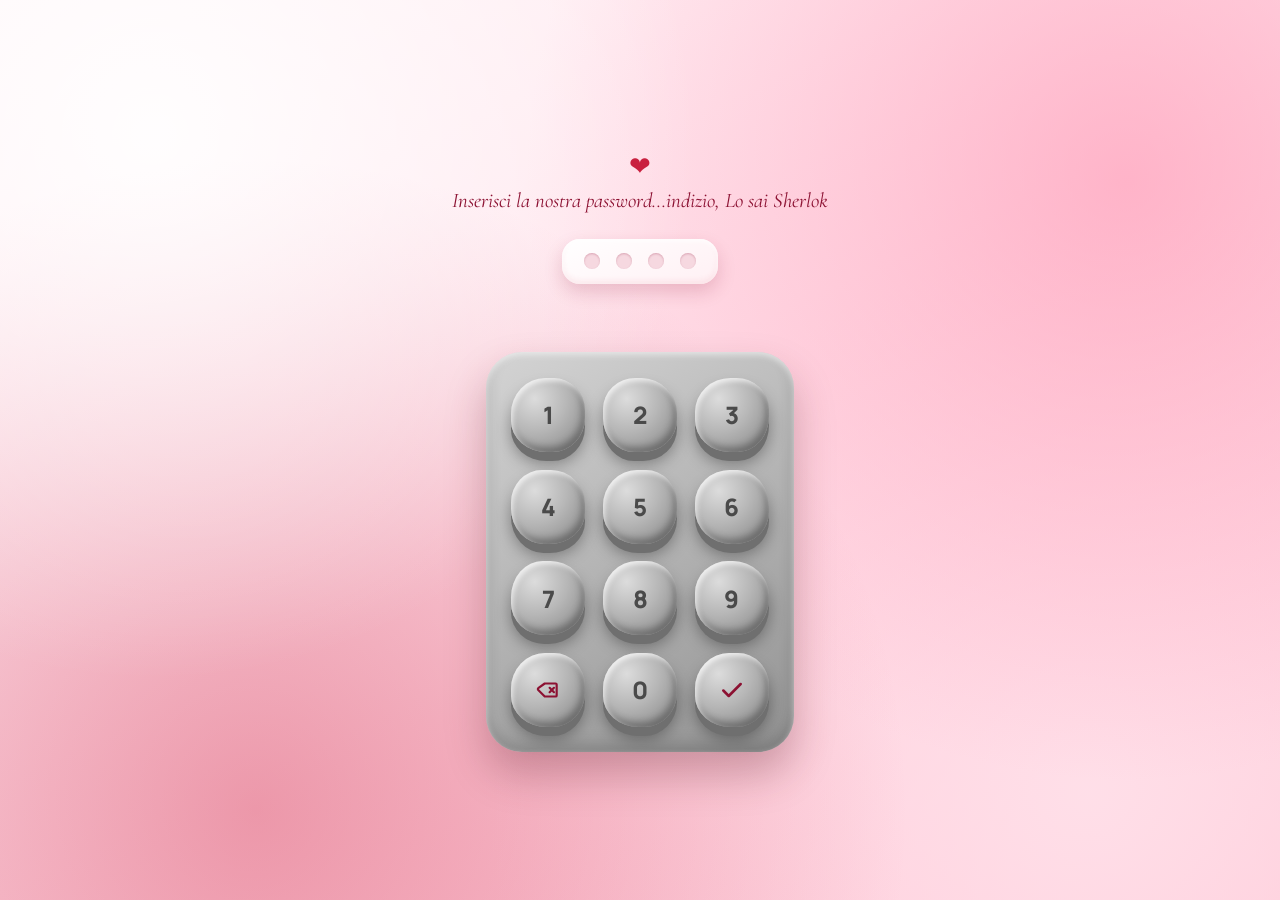
<file: index.html>
<!DOCTYPE html>
<html lang="it">
<head>
<meta charset="UTF-8">
<meta name="viewport" content="width=device-width, initial-scale=1.0">
<title>Inserisci il codice</title>
<link rel="icon" href="favicon.ico" type="image/x-icon" sizes="16x16">
<link rel="preconnect" href="https://fonts.googleapis.com">
<link href="https://fonts.googleapis.com/css2?family=Cormorant+Garamond:ital,wght@0,500;0,600;1,500&family=Manrope:wght@500;700;800&display=swap" rel="stylesheet">
<style>
  :root{
    --rosso-scuro:#8c1132;
    --rosso-vivo:#c9203f;
    --rosa:#ff8fae;
    --rosa-chiaro:#ffe1ea;
    --rosa-pallido:#fff5f8;
    --bianco:#ffffff;
    --font-display:'Cormorant Garamond', serif;
    --font-ui:'Manrope', sans-serif;

    /* tonalità "pongo" grigio */
    --clay-1:#dcdcdc;
    --clay-2:#b6b6b6;
    --clay-3:#8f8f8f;
    --clay-4:#6f6f6f;
    --clay-ink:#4a4a4a;
  }

  *{box-sizing:border-box;}
  html,body{height:100%;}
  body{
    margin:0;
    min-height:100vh;
    font-family:var(--font-ui);
    display:flex;
    align-items:center;
    justify-content:center;
    overflow:hidden;
    background:
      radial-gradient(circle at 12% 15%, rgba(255,255,255,0.9) 0%, rgba(255,255,255,0) 40%),
      radial-gradient(circle at 88% 20%, rgba(255,143,174,0.55) 0%, rgba(255,143,174,0) 45%),
      radial-gradient(circle at 20% 90%, rgba(201,32,63,0.35) 0%, rgba(201,32,63,0) 50%),
      radial-gradient(circle at 85% 88%, rgba(255,225,234,0.9) 0%, rgba(255,225,234,0) 45%),
      linear-gradient(155deg, #fff5f8 0%, #ffe1ea 45%, #ffc3d3 100%);
  }

  @media (prefers-reduced-motion: reduce){
    *{animation-duration:0.001ms !important; animation-iteration-count:1 !important; transition-duration:0.001ms !important;}
  }

  .lock-wrapper{
    display:flex;
    flex-direction:column;
    align-items:center;
    gap:1.6rem;
    padding:1.5rem;
  }

  .lock-hint{
    display:flex;
    flex-direction:column;
    align-items:center;
    gap:0.35rem;
  }
  .lock-heart{
    color:var(--rosso-vivo);
    font-size:1.6rem;
    animation:battito-lieve 1.6s ease-in-out infinite;
  }
  @keyframes battito-lieve{
    0%,100%{ transform:scale(1); }
    50%{ transform:scale(1.18); }
  }
  .lock-hint p{
    margin:0;
    font-family:var(--font-display);
    font-style:italic;
    font-size:1.3rem;
    color:var(--rosso-scuro);
  }

  /* ---------- SCHERMO CON I PALLINI ---------- */
  .display-screen{
    display:flex;
    gap:1rem;
    padding:0.9rem 1.4rem;
    background:linear-gradient(155deg, #ffffff, #fff0f4);
    border-radius:18px;
    box-shadow:
      inset 0 2px 4px rgba(255,255,255,0.9),
      inset 0 -3px 6px rgba(201,32,63,0.08),
      0 8px 18px rgba(140,17,50,0.18);
  }
  .dot{
    width:16px;
    height:16px;
    border-radius:50%;
    background:#f6d8e0;
    box-shadow:inset 0 1px 2px rgba(140,17,50,0.25);
    display:flex;
    align-items:center;
    justify-content:center;
    font-family:var(--font-ui);
    font-weight:800;
    font-size:0.85rem;
    color:var(--rosso-scuro);
    transition:background 0.15s ease, transform 0.15s ease;
    overflow:hidden;
  }
  .dot.filled{
    background:var(--rosso-vivo);
    transform:scale(1.05);
  }
  .dot.reveal{
    background:#ffffff;
  }

  .display-screen.shake{
    animation:trema 0.45s ease;
  }
  @keyframes trema{
    0%,100%{ transform:translateX(0); }
    20%{ transform:translateX(-9px); }
    40%{ transform:translateX(8px); }
    60%{ transform:translateX(-6px); }
    80%{ transform:translateX(4px); }
  }
  .display-screen.successo .dot{
    background:var(--rosso-vivo);
    box-shadow:0 0 10px rgba(201,32,63,0.7);
  }

  .error-msg{
    height:1.1rem;
    margin:0;
    font-size:0.85rem;
    font-weight:700;
    color:var(--rosso-scuro);
    opacity:0;
    transition:opacity 0.25s ease;
  }
  .error-msg.show{ opacity:1; }

  /* ---------- IL TASTIERINO DI PONGO ---------- */
  .keypad-panel{
    display:grid;
    grid-template-columns:repeat(3, 1fr);
    gap:1.1rem;
    padding:1.6rem;
    border-radius:36px;
    background:linear-gradient(150deg, #d4d4d4 0%, #b0b0b0 55%, #929292 100%);
    box-shadow:
      inset 0 3px 6px rgba(255,255,255,0.6),
      inset 0 -8px 16px rgba(0,0,0,0.18),
      0 22px 40px rgba(90,20,35,0.28);
  }

  .key{
    -webkit-tap-highlight-color:transparent;
    position:relative;
    width:74px;
    height:74px;
    display:flex;
    align-items:center;
    justify-content:center;
    border:none;
    cursor:pointer;
    font-family:var(--font-ui);
    font-size:1.5rem;
    font-weight:800;
    color:var(--clay-ink);
    background:radial-gradient(circle at 32% 28%, var(--clay-1) 0%, var(--clay-2) 45%, var(--clay-3) 85%);
    border-radius:46% 42% 44% 48% / 48% 44% 46% 42%;
    box-shadow:
      inset 2px 3px 5px rgba(255,255,255,0.75),
      inset -3px -5px 7px rgba(0,0,0,0.28),
      0 9px 0 var(--clay-4),
      0 12px 16px rgba(0,0,0,0.35);
    transform:translateY(0);
    transition:transform 0.1s ease-out, box-shadow 0.1s ease-out;
  }
  .key:nth-child(2){ border-radius:44% 48% 46% 42% / 42% 48% 44% 46%; }
  .key:nth-child(3){ border-radius:48% 44% 42% 46% / 46% 42% 48% 44%; }
  .key:nth-child(4){ border-radius:42% 46% 48% 44% / 44% 46% 42% 48%; }
  .key:nth-child(6){ border-radius:47% 43% 45% 49% / 45% 49% 43% 47%; }
  .key:nth-child(7){ border-radius:43% 47% 49% 45% / 49% 45% 47% 43%; }
  .key:nth-child(9){ border-radius:45% 49% 43% 47% / 43% 47% 49% 45%; }

  .key-action{
    font-size:1.25rem;
    color:var(--rosso-scuro);
  }

  .key:hover{
    filter:brightness(1.04);
  }

  .key.pressed,
  .key:active{
    transform:translateY(7px) scale(0.93);
    box-shadow:
      inset 2px 3px 6px rgba(0,0,0,0.32),
      inset -1px -2px 4px rgba(255,255,255,0.35),
      0 2px 0 var(--clay-4),
      0 3px 6px rgba(0,0,0,0.3);
  }

  .keypad-panel.shake{
    animation:trema 0.45s ease;
  }

  @media (max-width:420px){
    .key{ width:64px; height:64px; font-size:1.3rem; }
    .keypad-panel{ gap:0.85rem; padding:1.3rem; }
  }
</style>
</head>
<body>

  <main class="lock-wrapper">
    <div class="lock-hint">
      <span class="lock-heart">&#10084;</span>
      <p>Inserisci la nostra password...indizio, Lo sai Sherlok</p>
    </div>

    <div class="display-screen" id="displayScreen">
      <div class="dot" data-index="0"></div>
      <div class="dot" data-index="1"></div>
      <div class="dot" data-index="2"></div>
      <div class="dot" data-index="3"></div>
    </div>

    <p class="error-msg" id="errorMsg">Codice errato, riprova</p>

    <div class="keypad-panel" id="keypad">
      <button class="key" data-key="1">1</button>
      <button class="key" data-key="2">2</button>
      <button class="key" data-key="3">3</button>
      <button class="key" data-key="4">4</button>
      <button class="key" data-key="5">5</button>
      <button class="key" data-key="6">6</button>
      <button class="key" data-key="7">7</button>
      <button class="key" data-key="8">8</button>
      <button class="key" data-key="9">9</button>
      <button class="key key-action" data-key="clear" aria-label="Cancella">
        <svg viewBox="0 0 24 24" width="26" height="26" fill="none" stroke="currentColor" stroke-width="2" stroke-linecap="round" stroke-linejoin="round">
          <path d="M9 6h10a1 1 0 0 1 1 1v10a1 1 0 0 1-1 1H9l-6-6a1.2 1.2 0 0 1 0-1.7L9 6z"/>
          <path d="M13.5 10l4 4M17.5 10l-4 4"/>
        </svg>
      </button>
      <button class="key" data-key="0">0</button>
      <button class="key key-action" data-key="enter" aria-label="Conferma">
        <svg viewBox="0 0 24 24" width="26" height="26" fill="none" stroke="currentColor" stroke-width="2.4" stroke-linecap="round" stroke-linejoin="round">
          <path d="M4 12.5l5 5L20 6.5"/>
        </svg>
      </button>
    </div>
  </main>

  <script>
    /* =======================================================
       CONFIGURAZIONE — modifica qui il codice e la pagina di destinazione
    ======================================================= */
    const CODICE_CORRETTO = "1409";       // es. 14/02 = San Valentino
    const PAGINA_DESTINAZIONE = "home.html";
    /* ======================================================= */

    const dots = Array.from(document.querySelectorAll('.dot'));
    const displayScreen = document.getElementById('displayScreen');
    const keypad = document.getElementById('keypad');
    const errorMsg = document.getElementById('errorMsg');

    let inserito = "";
    let bloccato = false;

    function aggiornaSchermo(){
      dots.forEach((dot, i) => {
        dot.classList.toggle('filled', i < inserito.length);
      });
    }

    function mostraCifraTemporanea(indice, cifra){
      const dot = dots[indice];
      dot.textContent = cifra;
      dot.classList.add('reveal');
      setTimeout(() => {
        dot.textContent = "";
        dot.classList.remove('reveal');
      }, 260);
    }

    function reset(){
      inserito = "";
      aggiornaSchermo();
    }

    function errore(){
      errorMsg.classList.add('show');
      displayScreen.classList.add('shake');
      keypad.classList.add('shake');
      setTimeout(() => {
        displayScreen.classList.remove('shake');
        keypad.classList.remove('shake');
        reset();
      }, 450);
    }

    function successo(){
      errorMsg.classList.remove('show');
      displayScreen.classList.add('successo');
      setTimeout(() => {
        window.location.href = PAGINA_DESTINAZIONE;
      }, 550);
    }

    function verifica(){
      if (inserito === CODICE_CORRETTO){
        successo();
      } else {
        errore();
      }
    }

    function premi(tasto, key){
      key.classList.add('pressed');
      setTimeout(() => key.classList.remove('pressed'), 130);

      if (bloccato) return;

      if (tasto === 'clear'){
        inserito = inserito.slice(0, -1);
        aggiornaSchermo();
        return;
      }
      if (tasto === 'enter'){
        if (inserito.length > 0) verifica();
        return;
      }

      errorMsg.classList.remove('show');

      if (inserito.length < dots.length){
        const indice = inserito.length;
        inserito += tasto;
        mostraCifraTemporanea(indice, tasto);
        aggiornaSchermo();

        if (inserito.length === dots.length){
          bloccato = true;
          setTimeout(() => { verifica(); bloccato = false; }, 300);
        }
      }
    }

    document.querySelectorAll('.key').forEach(key => {
      key.addEventListener('click', () => premi(key.dataset.key, key));
    });

    document.addEventListener('keydown', (e) => {
      const tastoBtn = document.querySelector('.key[data-key="' + e.key + '"]');
      if (tastoBtn){ premi(e.key, tastoBtn); return; }
      if (e.key === 'Backspace'){
        const clearBtn = document.querySelector('.key[data-key="clear"]');
        premi('clear', clearBtn);
      }
      if (e.key === 'Enter'){
        const enterBtn = document.querySelector('.key[data-key="enter"]');
        premi('enter', enterBtn);
      }
    });
  </script>

</body>
</html>
</file>
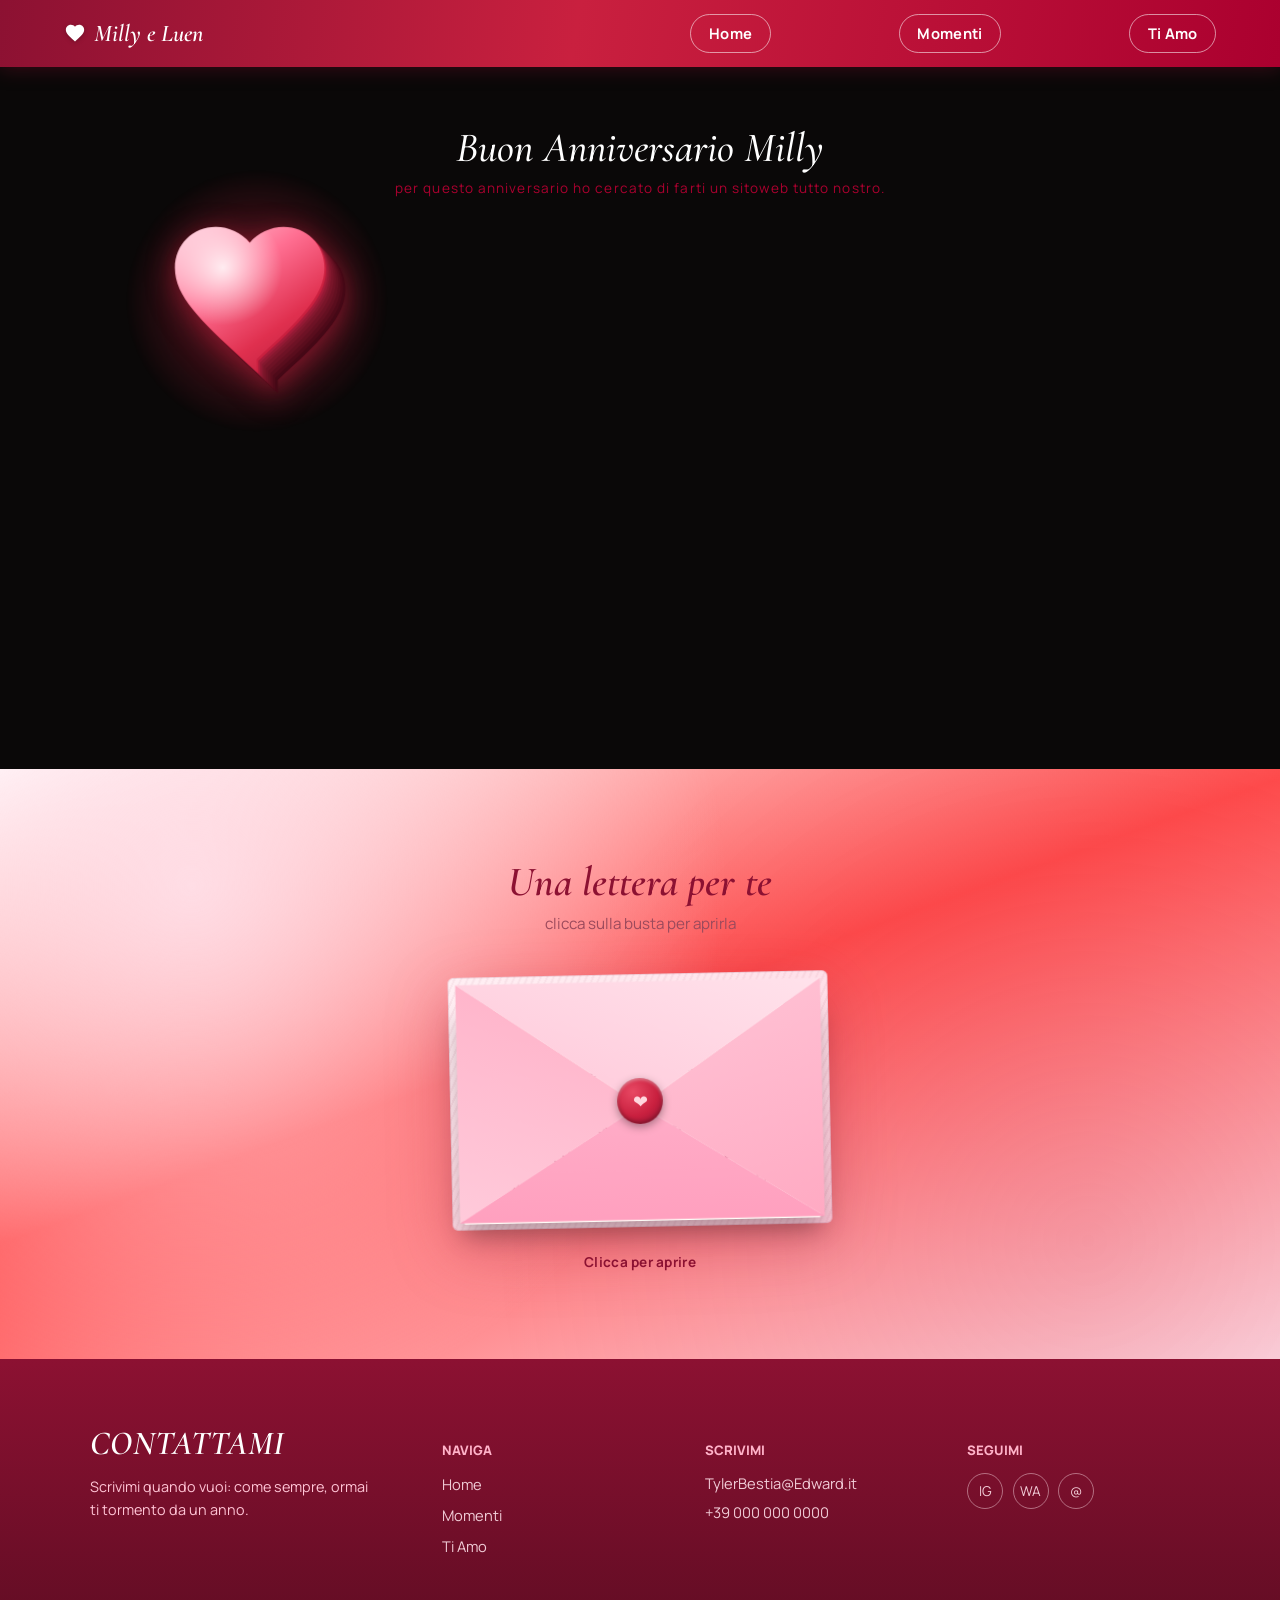
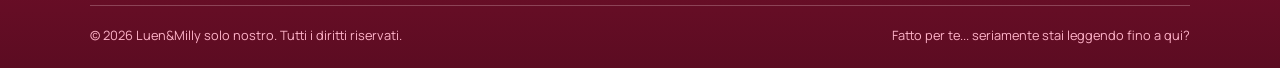
<file: home.html>
<!DOCTYPE html>
<html lang="it">
<head>
<meta charset="UTF-8">
<meta name="viewport" content="width=device-width, initial-scale=1.0">
<title>Buon Anniversario Milly</title>
<link rel="icon" href="favicon.ico" type="image/x-icon" sizes="16x16">  
<link rel="preconnect" href="https://fonts.googleapis.com">
<link href="https://fonts.googleapis.com/css2?family=Cormorant+Garamond:ital,wght@0,400;0,500;0,600;0,700;1,500;1,600&family=Manrope:wght@400;500;700;800&display=swap" rel="stylesheet">
<link rel="stylesheet" href="style.css">
</head>
<body>

  <!-- ========================= NAVBAR ========================= -->
  <section class="navbar-section">
    <nav class="navbar" aria-label="Navigazione principale">
      <a href="#" class="brand" data-page="home">
        <svg class="brand-heart" viewBox="0 0 24 24" fill="#ffffff"><path d="M12 21.35l-1.45-1.32C5.4 15.36 2 12.28 2 8.5 2 5.42 4.42 3 7.5 3c1.74 0 3.41.81 4.5 2.09C13.09 3.81 14.76 3 16.5 3 19.58 3 22 5.42 22 8.5c0 3.78-3.4 6.86-8.55 11.54L12 21.35z"/></svg>
        Milly e Luen
      </a>
      <ul class="nav-links">
        <li><a href="home.html">Home</a></li>
        <li><a href="momenti.html">Momenti</a></li>
        <li><a href="TiAmo.html">Ti Amo</a></li>
      </ul>
    </nav>
  </section>

  <!-- ========================= HERO: CUORE 3D ========================= -->
 <section class="hero" aria-label="Presentazione">
    <div class="hero-caption">
      <h1>Buon Anniversario Milly</h1>
      <p>per questo anniversario ho cercato di farti un sitoweb tutto nostro.</p>
    </div>
    <div class="heart-stage" id="heartStage">
      <div class="heart-mover" id="heartMover" style="transform: translate3d(148.8px, 193.7px, 0px);">
        <div class="heart-visual">
          <div class="heart-glow"></div>
          <svg viewBox="0 0 32 30" xmlns="http://www.w3.org/2000/svg" overflow="visible">
            <defs>
              <linearGradient id="heartGrad" x1="0.15" y1="0" x2="0.9" y2="1">
                <stop offset="0%" stop-color="#ffc3d4"></stop>
                <stop offset="35%" stop-color="#ff6f92"></stop>
                <stop offset="70%" stop-color="#e0304f"></stop>
                <stop offset="100%" stop-color="#b81c3a"></stop>
              </linearGradient>
              <radialGradient id="heartShine" cx="0.32" cy="0.28" r="0.4">
                <stop offset="0%" stop-color="#ffffff" stop-opacity="0.85"></stop>
                <stop offset="100%" stop-color="#ffffff" stop-opacity="0"></stop>
              </radialGradient>
              <path id="heartPath" d="M16 27.2 L13.6 25 C6.4 18.4 2 14.3 2 9.4 2 5.4 5.1 2.4 9 2.4c2.2 0 4.4 1.05 5.8 2.7C16.2 3.45 18.4 2.4 20.6 2.4c3.9 0 7 3 7 7 0 4.9-4.4 9-11.6 15.6L16 27.2z"></path>
            </defs>

            <!-- strati posteriori: creano lo spessore / estrusione 3D -->
            <use href="#heartPath" fill="#450816" transform="translate(3.6,3.6)"></use>
            <use href="#heartPath" fill="#4e0a19" transform="translate(3.2,3.2)"></use>
            <use href="#heartPath" fill="#590d1d" transform="translate(2.8,2.8)"></use>
            <use href="#heartPath" fill="#631021" transform="translate(2.4,2.4)"></use>
            <use href="#heartPath" fill="#6d1225" transform="translate(2.0,2.0)"></use>
            <use href="#heartPath" fill="#781529" transform="translate(1.6,1.6)"></use>
            <use href="#heartPath" fill="#83182e" transform="translate(1.2,1.2)"></use>
            <use href="#heartPath" fill="#921a34" transform="translate(0.9,0.9)"></use>
            <use href="#heartPath" fill="#a51c3a" transform="translate(0.6,0.6)"></use>
            <use href="#heartPath" fill="#c9203f" transform="translate(0.3,0.3)"></use>

            <!-- faccia frontale -->
            <use href="#heartPath" fill="url(#heartGrad)"></use>
            <!-- riflesso lucido -->
            <use href="#heartPath" fill="url(#heartShine)"></use>
          </svg>
        </div>
      </div>
    </div>
</section>

  <!-- ========================= CARTOLINA / BUSTA ========================= -->
  <section class="postcard-section" aria-label="Cartolina">
    <div class="postcard-heading">
      <h2>Una lettera per te</h2>
      <p>clicca sulla busta per aprirla</p>
    </div>

    <button class="envelope" id="envelopeBtn" aria-expanded="false" aria-controls="letterContent">
      <div class="envelope-face"></div>
      <div class="envelope-triangle tri-left"></div>
      <div class="envelope-triangle tri-right"></div>
      <div class="envelope-triangle tri-bottom"></div>

      <div class="letter" id="letterContent">
        <h3>Per te</h3>
        <p>Ciao amore della mia vita , Buon anniversario! sto continuando a scrivere e cancellare per poter fare la lettere perfetta, quindi scriverò tutto di getto a sentimento, ti ho avvisato.
voglio dirti che non ho veramente parole per realizzare veramente che stiamo insieme da un anno, per me ha un'importanza immensa, quando vedo le nostre fototessere mi emoziono quasi.
Tu nei miei momenti bassi non solo c’eri, ma ci tenevi a supportare, qualsiasi cosa accadesse.
se non avevo più niente da dare, se ci saremmo visti di meno, se volevo scappare di casa, alle 10 di sera vedendomi piangere in chiamata seduto su un marciapiede.
e moltissimi altri eventi, mi hanno mostrato che dono tu fossi per me, sei riuscita a farmi emozionare al mio compleanno e diciamolo, è stato il compleanno migliore di sempre che ho avuto ed è stato grazie a te, seriamente ci tengo a dirtelo, mi hai fatto sentire amato e importante come non avrei mai pensato di poter essere amato.
è bellissimo essere amato da te, fin dal primo giorno ho visto avessi qualcosa di particolare con te, un'energia che non avevo mai visto con nessuno,  stare a fianco a questa energia, e vederti crescere insieme a me,cercando di accompagnarti a ogni passo, ha reso ogni cosa speciale, non capisco perch'e mi ringrazi, per me è sempre un piacere vedere crescere la persona con cui voglio passare il mio futuro.

perdonami se ho scritto male qualcosa , o sia too much. Buon anniversario amore, il primo dei molti in cui voglio crescere con te.</p>
        
        <p>perdonami se ho scritto male qualcosa , o sia too much. Buon anniversario amore, il primo dei molti in cui voglio crescere con te.</p>
        <p class="firma">Luen - tuo marito</p>
      </div>

      <div class="envelope-triangle tri-top"></div>
      <div class="wax-seal">&#10084;</div>
    </button>

    <p class="envelope-hint" id="envelopeHint">Clicca per aprire</p>
  </section>

  <!-- ========================= FOOTER ========================= -->
  <footer class="site-footer" id="contatti">
    <div class="footer-inner">
      <div class="footer-brand">
        <h2>CONTATTAMI</h2>
        <p>Scrivimi quando vuoi: come sempre, ormai ti tormento da un anno.</p>
      </div>
      <div class="footer-col">
        <h4>NAVIGA</h4>
        <ul>
          <li><a href="home.html">Home</a></li>
          <li><a href="momenti.html">Momenti</a></li>
          <li><a href="tiamo.html">Ti Amo</a></li>
        </ul>
      </div>
      <div class="footer-col">
        <h4>SCRIVIMI</h4>
        <ul>
          <li><p>TylerBestia@Edward.it</p></li>
          <li><p>+39 000 000 0000</p></li>
        </ul>
      </div>
      <div class="footer-col">
        <h4>SEGUIMI</h4>
        <div class="socials">
          <a href="#" aria-label="Instagram">IG</a>
          <a href="#" aria-label="WhatsApp">WA</a>
          <a href="#" aria-label="Email">@</a>
        </div>
      </div>
    </div>
    <div class="footer-bottom">
      <p>© 2026 Luen&Milly solo nostro. Tutti i diritti riservati.</p>
      <p>Fatto per te... seriamente stai leggendo fino a qui?</p>
    </div>
  </footer>

  <div class="toast" id="toast"></div>

  <script>
    /* ---------- TOAST per i link non ancora esistenti ---------- */
    const toastEl = document.getElementById('toast');
    let toastTimer = null;
    function showToast(msg){
      clearTimeout(toastTimer);
      toastEl.textContent = msg;
      toastEl.classList.add('show');
      toastTimer = setTimeout(() => toastEl.classList.remove('show'), 2200);
    }
    document.querySelectorAll('a[data-page]').forEach(link => {
      link.addEventListener('click', (e) => {
        e.preventDefault();
        const page = link.dataset.page;
        showToast('La pagina "' + page + '" è in arrivo ❤');
      });
    });

    /* ---------- CUORE 3D CHE RIMBALZA ---------- */
    const stage = document.getElementById('heartStage');
    const mover = document.getElementById('heartMover');
    let x = 40, y = 40;
    let vx = 1.6, vy = 1.3;
    const size = 110;

    function step(){
      const rect = stage.getBoundingClientRect();
      const maxX = rect.width - size;
      const maxY = rect.height - size;

      x += vx;
      y += vy;

      if (x <= 0){ x = 0; vx = Math.abs(vx); }
      if (x >= maxX){ x = maxX; vx = -Math.abs(vx); }
      if (y <= 0){ y = 0; vy = Math.abs(vy); }
      if (y >= maxY){ y = maxY; vy = -Math.abs(vy); }

      mover.style.transform = 'translate3d(' + x + 'px,' + y + 'px,0)';
      requestAnimationFrame(step);
    }
    requestAnimationFrame(step);

    window.addEventListener('resize', () => {
      const rect = stage.getBoundingClientRect();
      x = Math.min(x, rect.width - size);
      y = Math.min(y, rect.height - size);
    });

    /* ---------- BUSTA / CARTOLINA CHE SI APRE ---------- */
    const envelope = document.getElementById('envelopeBtn');
    const hint = document.getElementById('envelopeHint');
    envelope.addEventListener('click', () => {
      const isOpen = envelope.classList.toggle('open');
      envelope.setAttribute('aria-expanded', isOpen);
      hint.textContent = isOpen ? 'Clicca per richiudere' : 'Clicca per aprire';
    });
  </script>

</body>
</html>
</file>
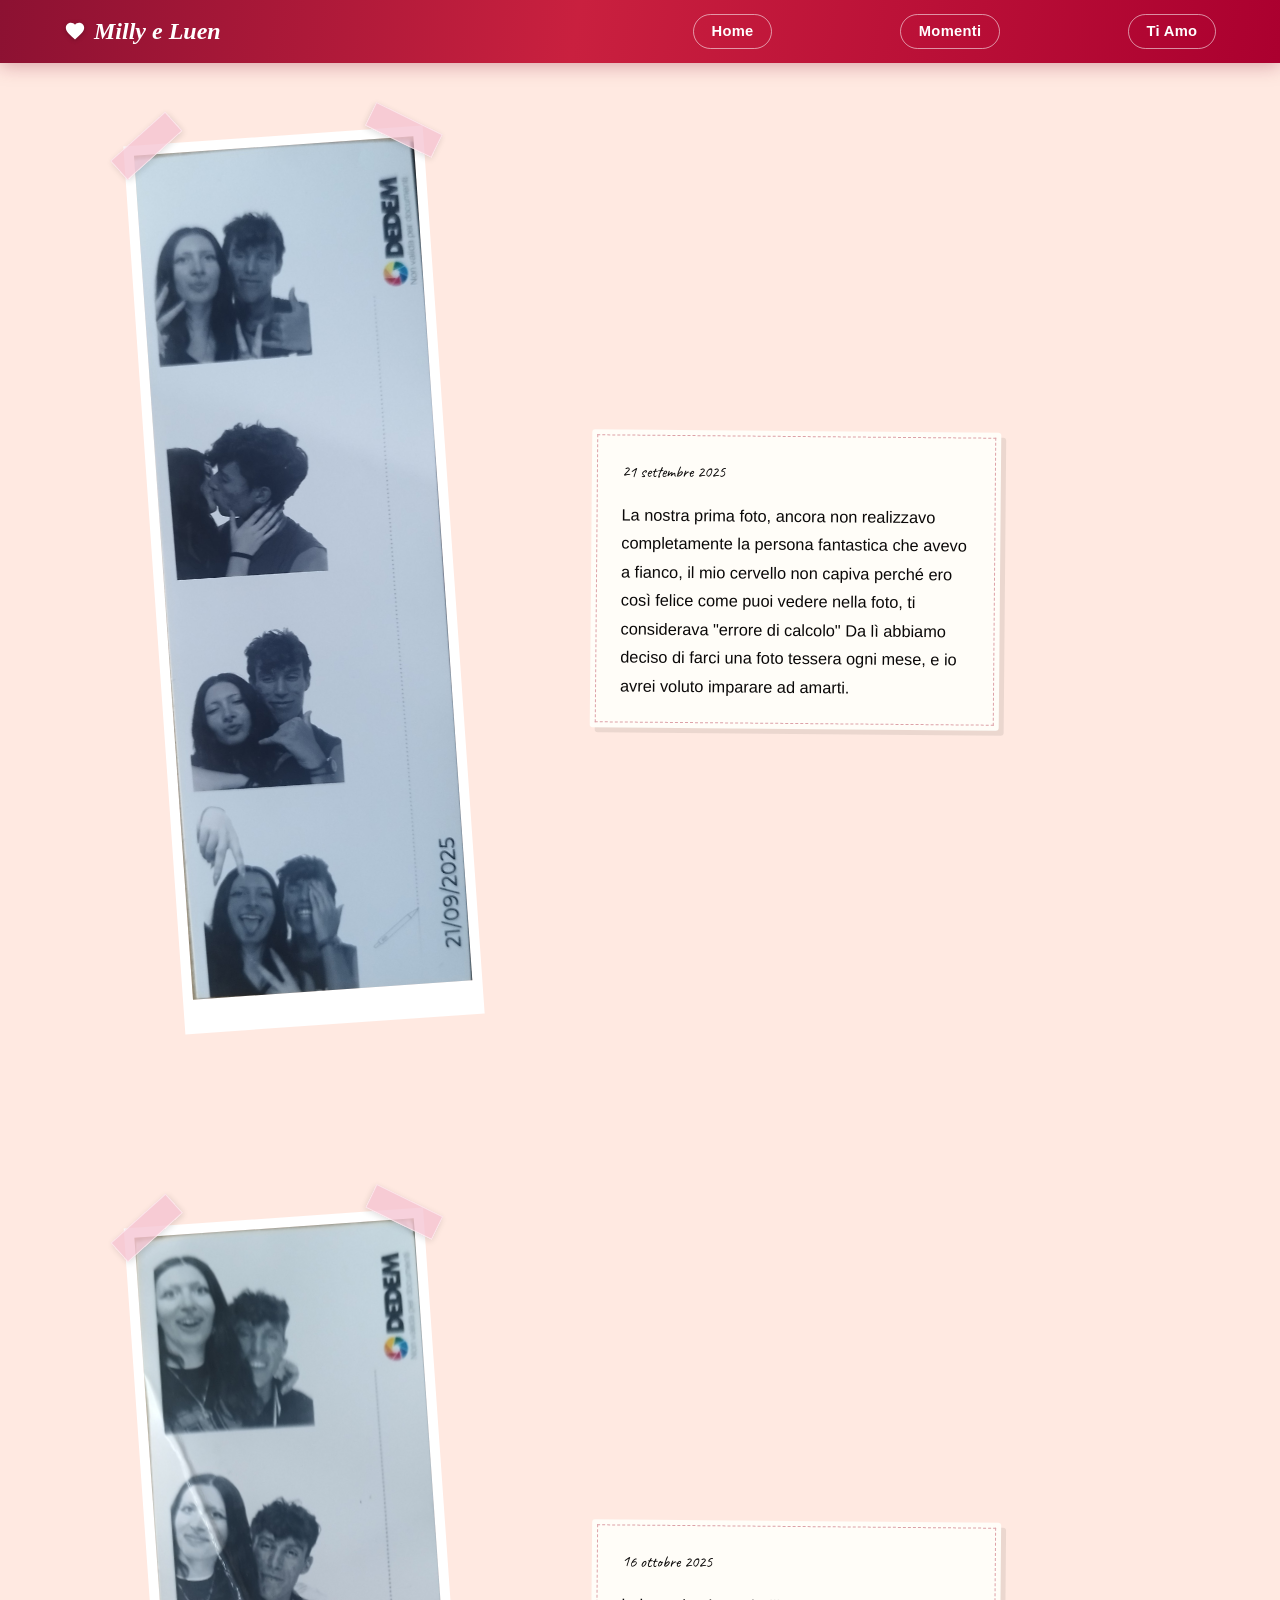
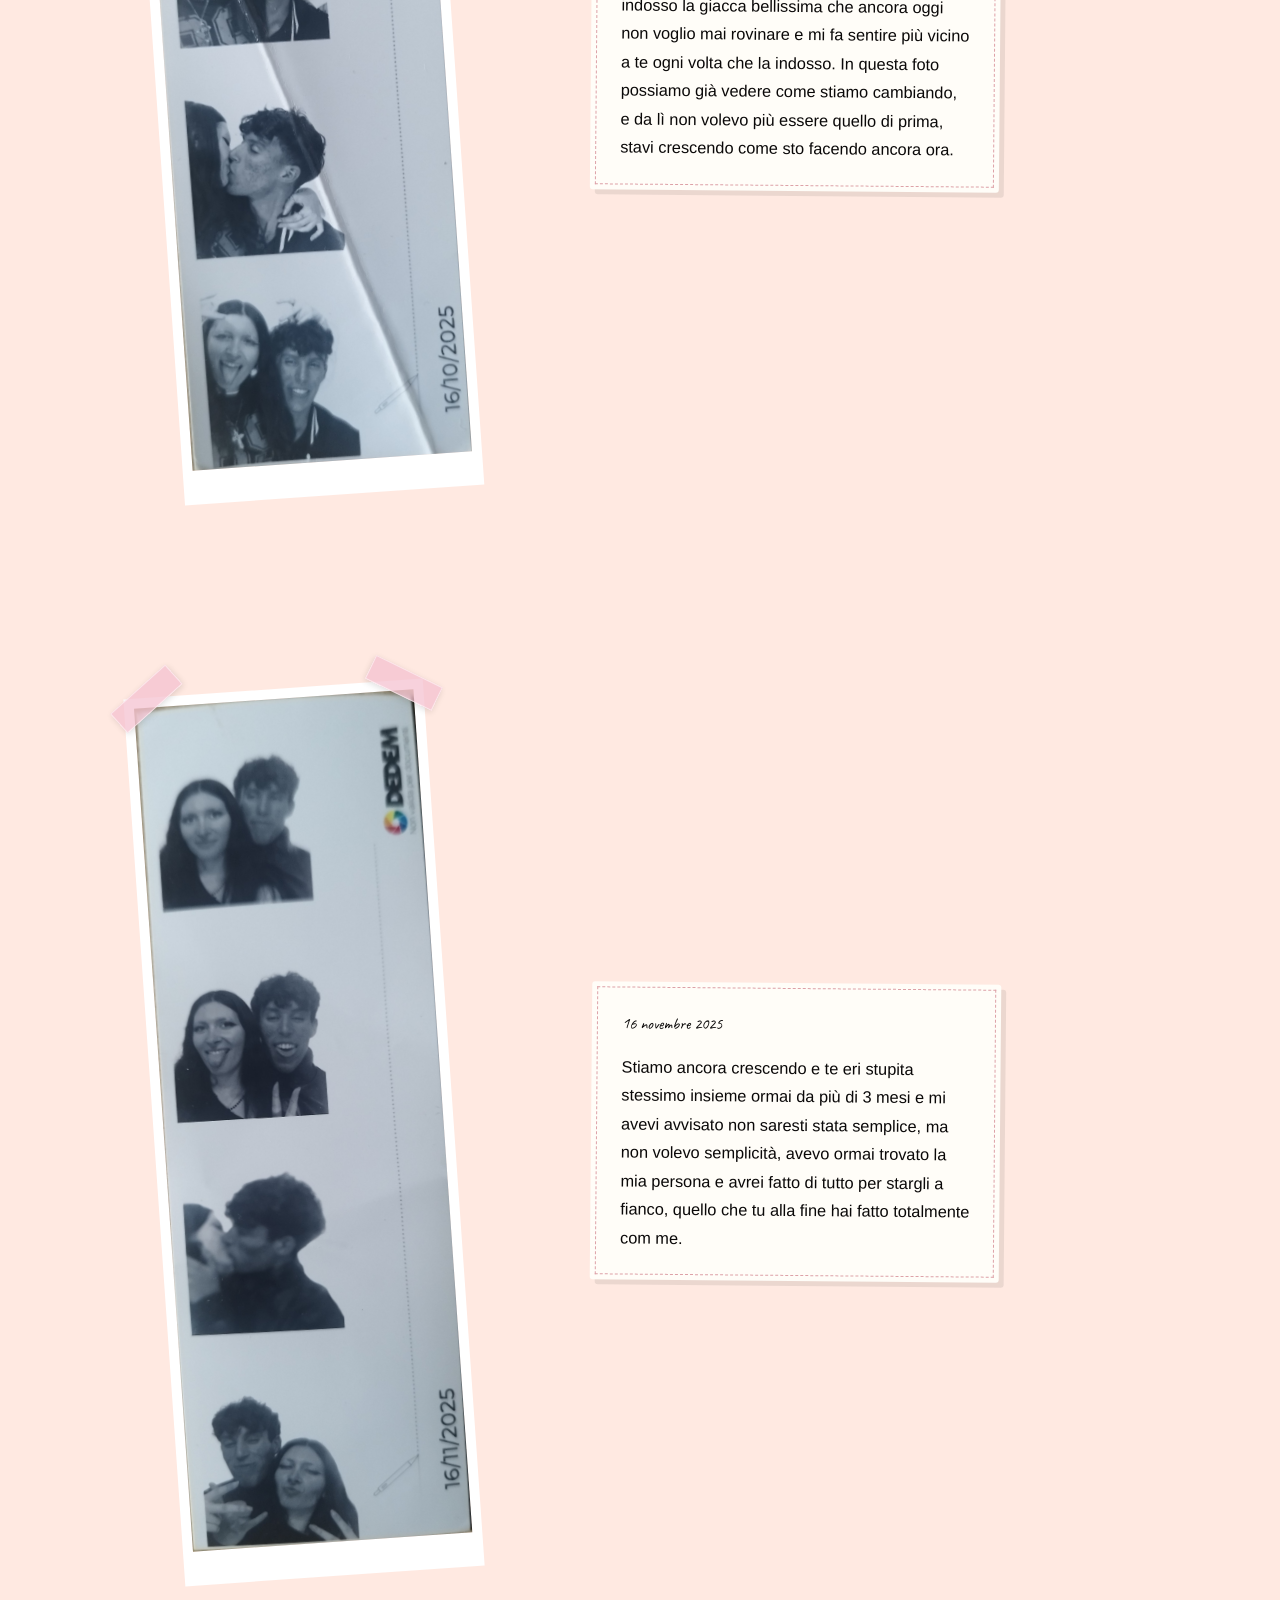
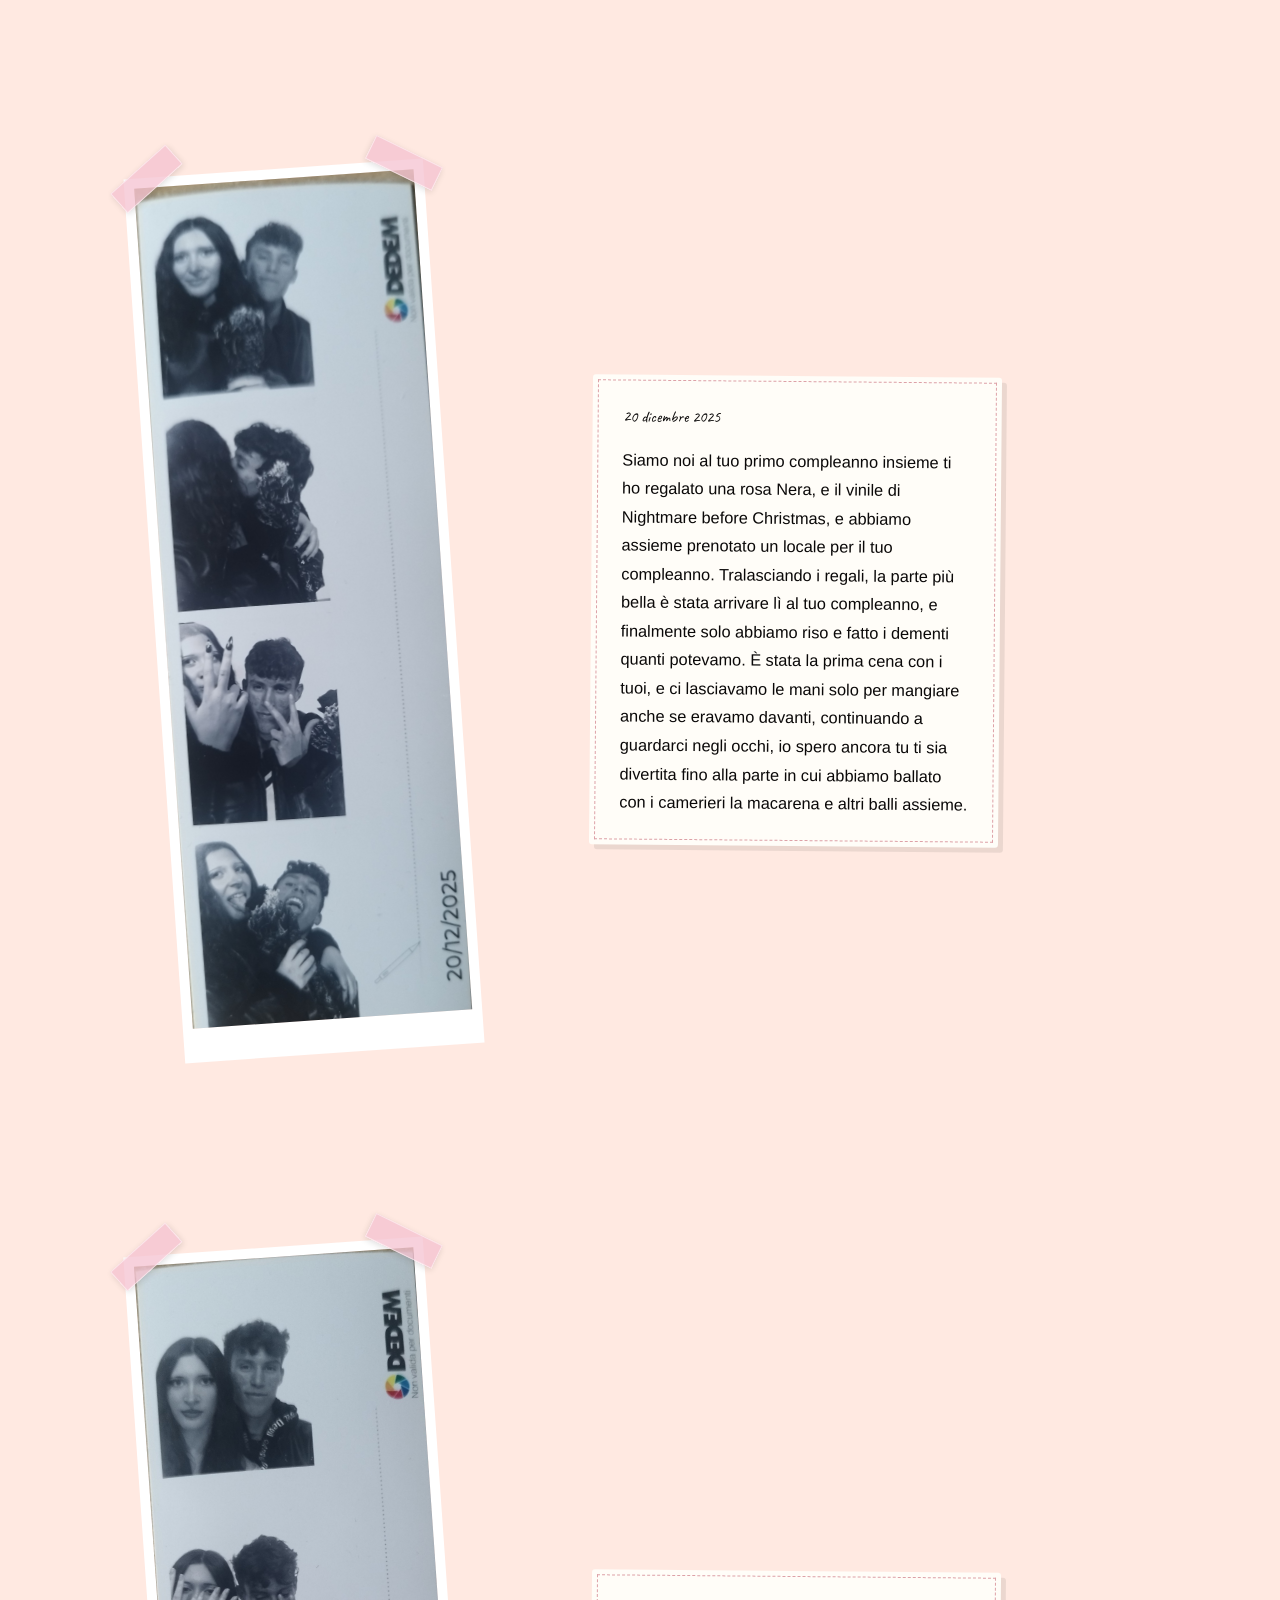
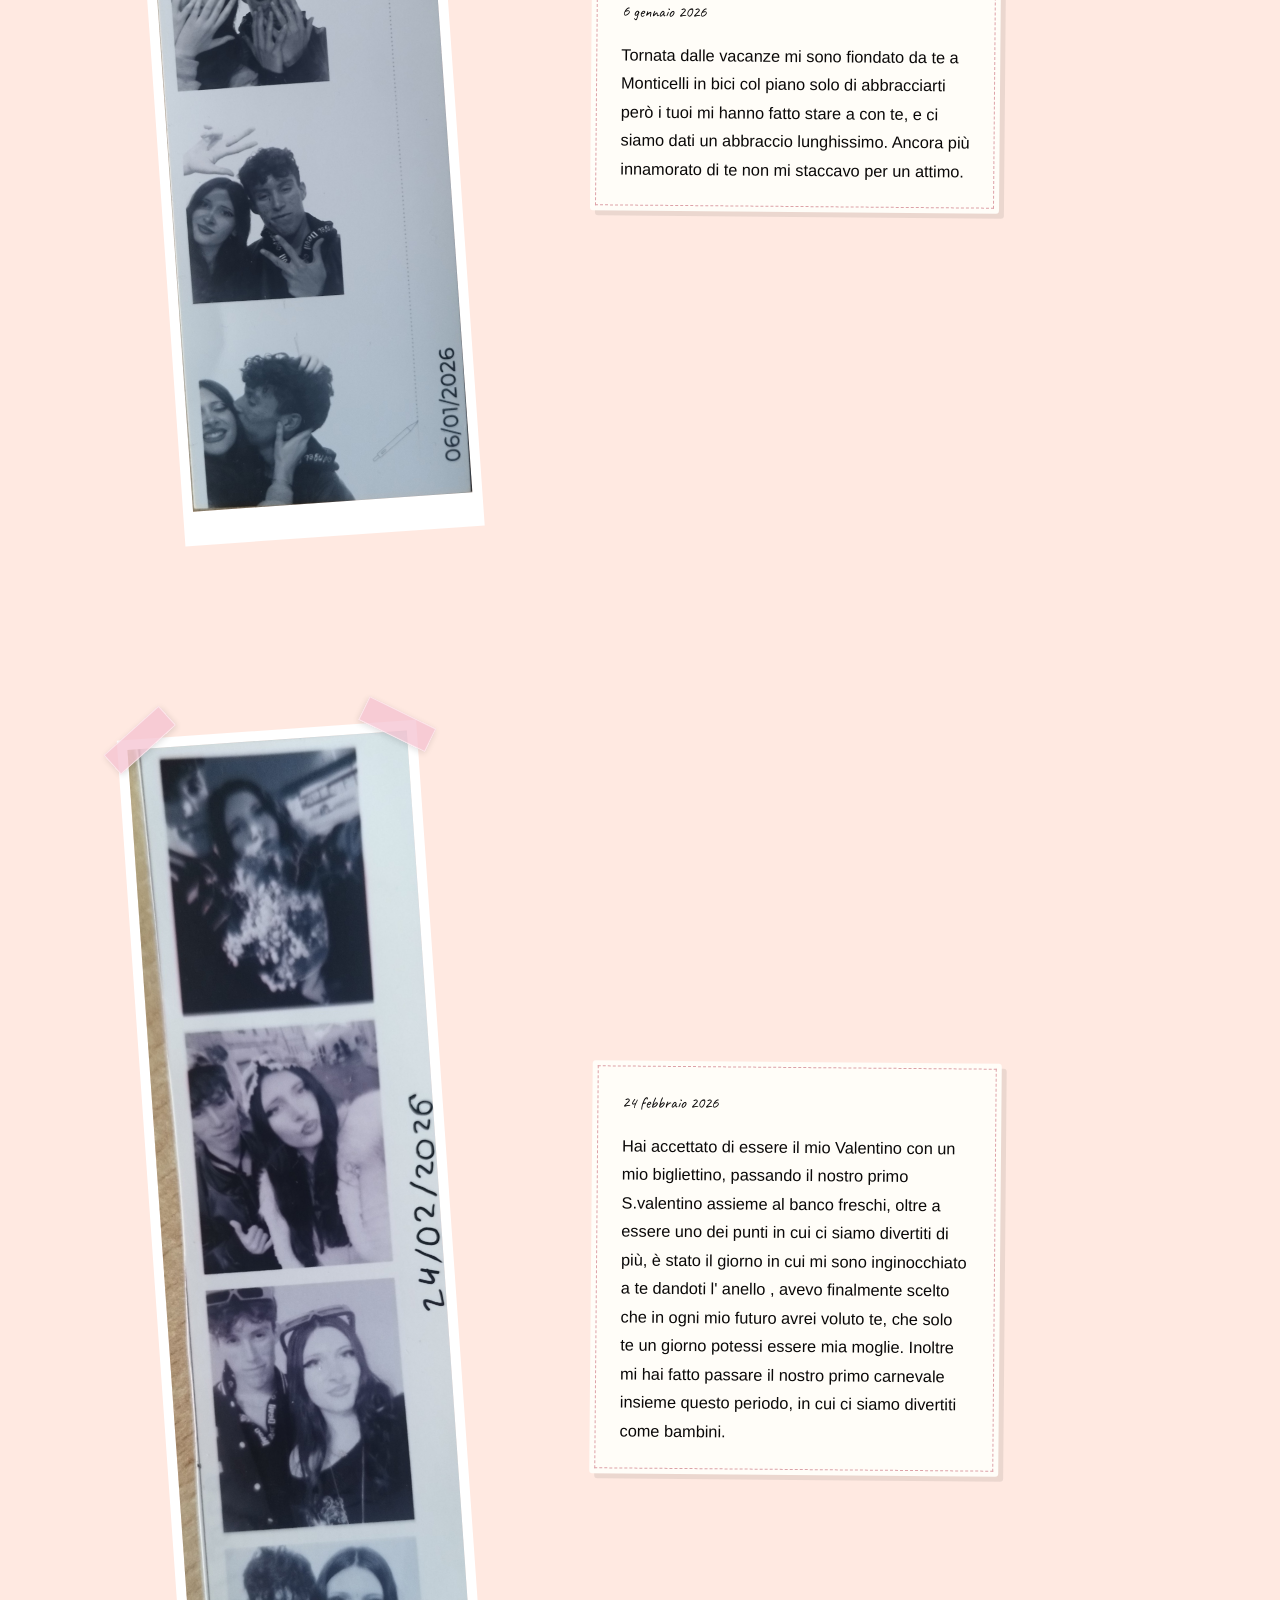
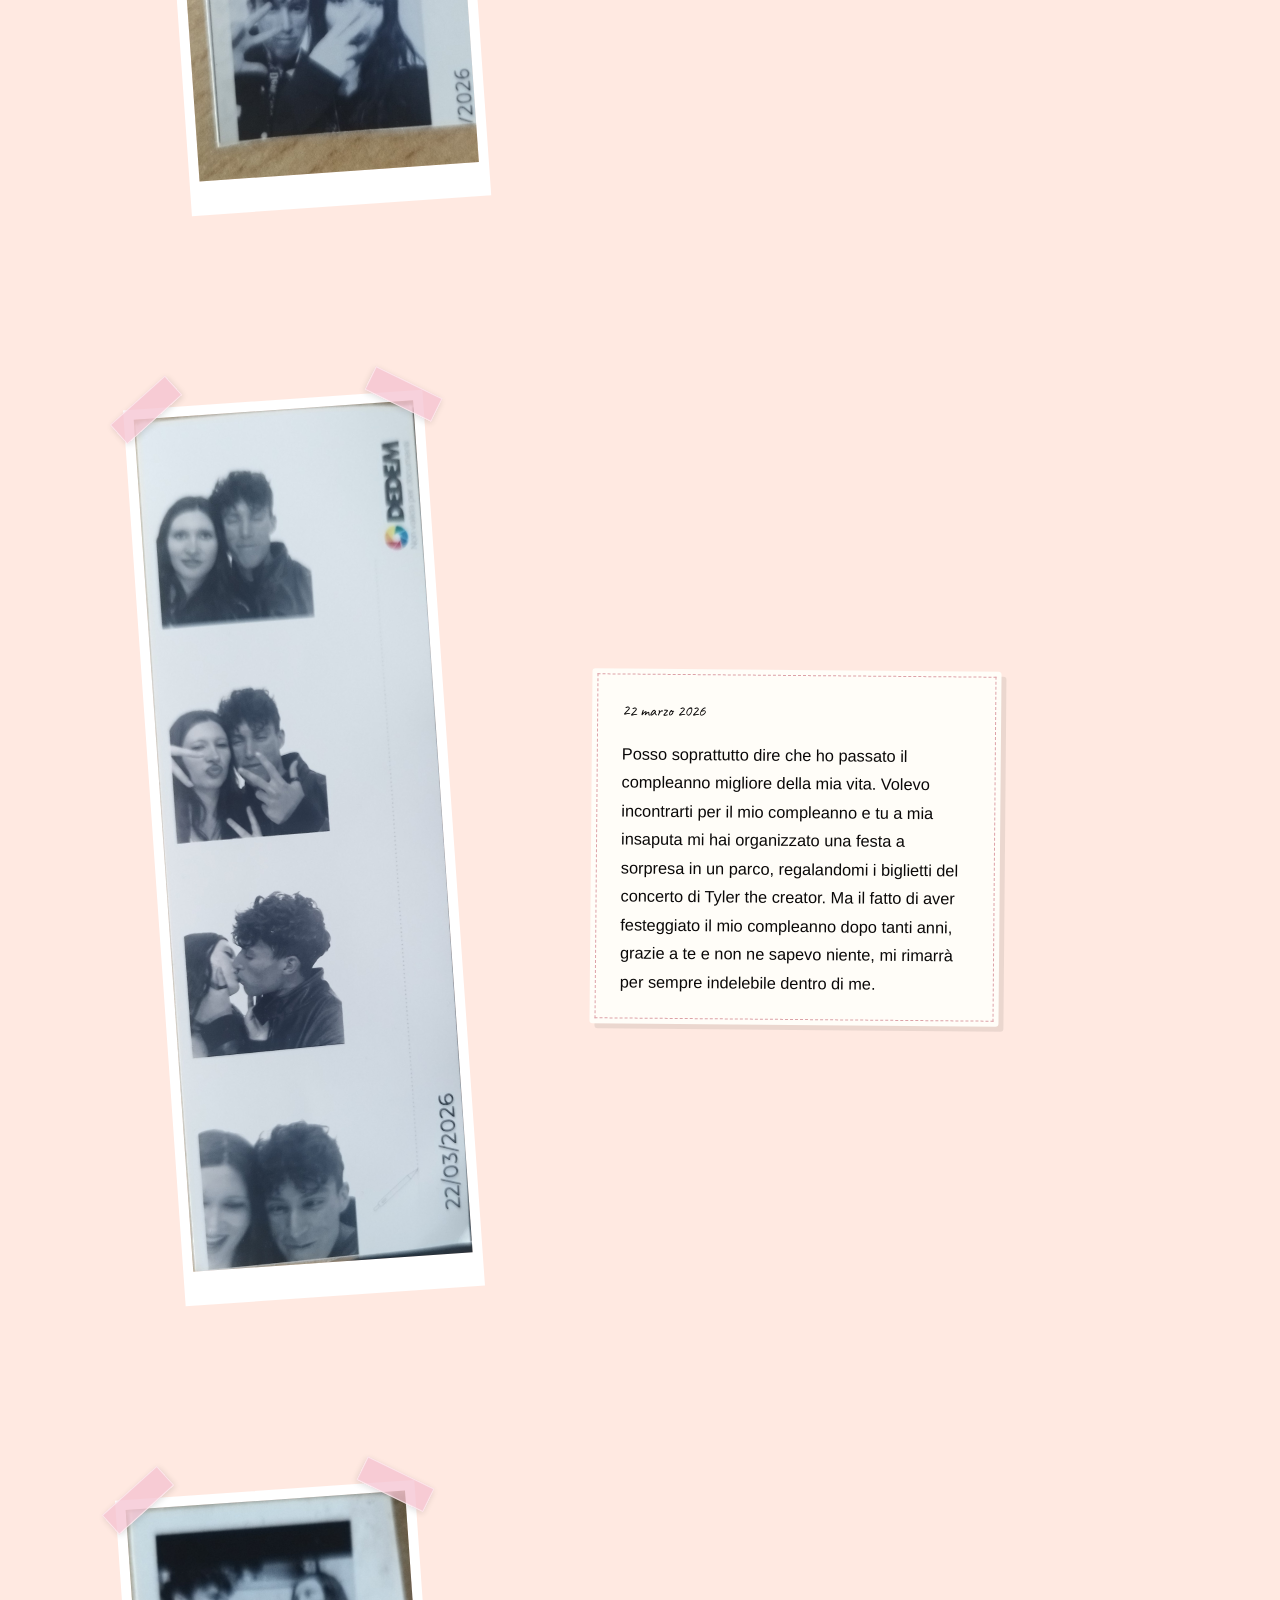
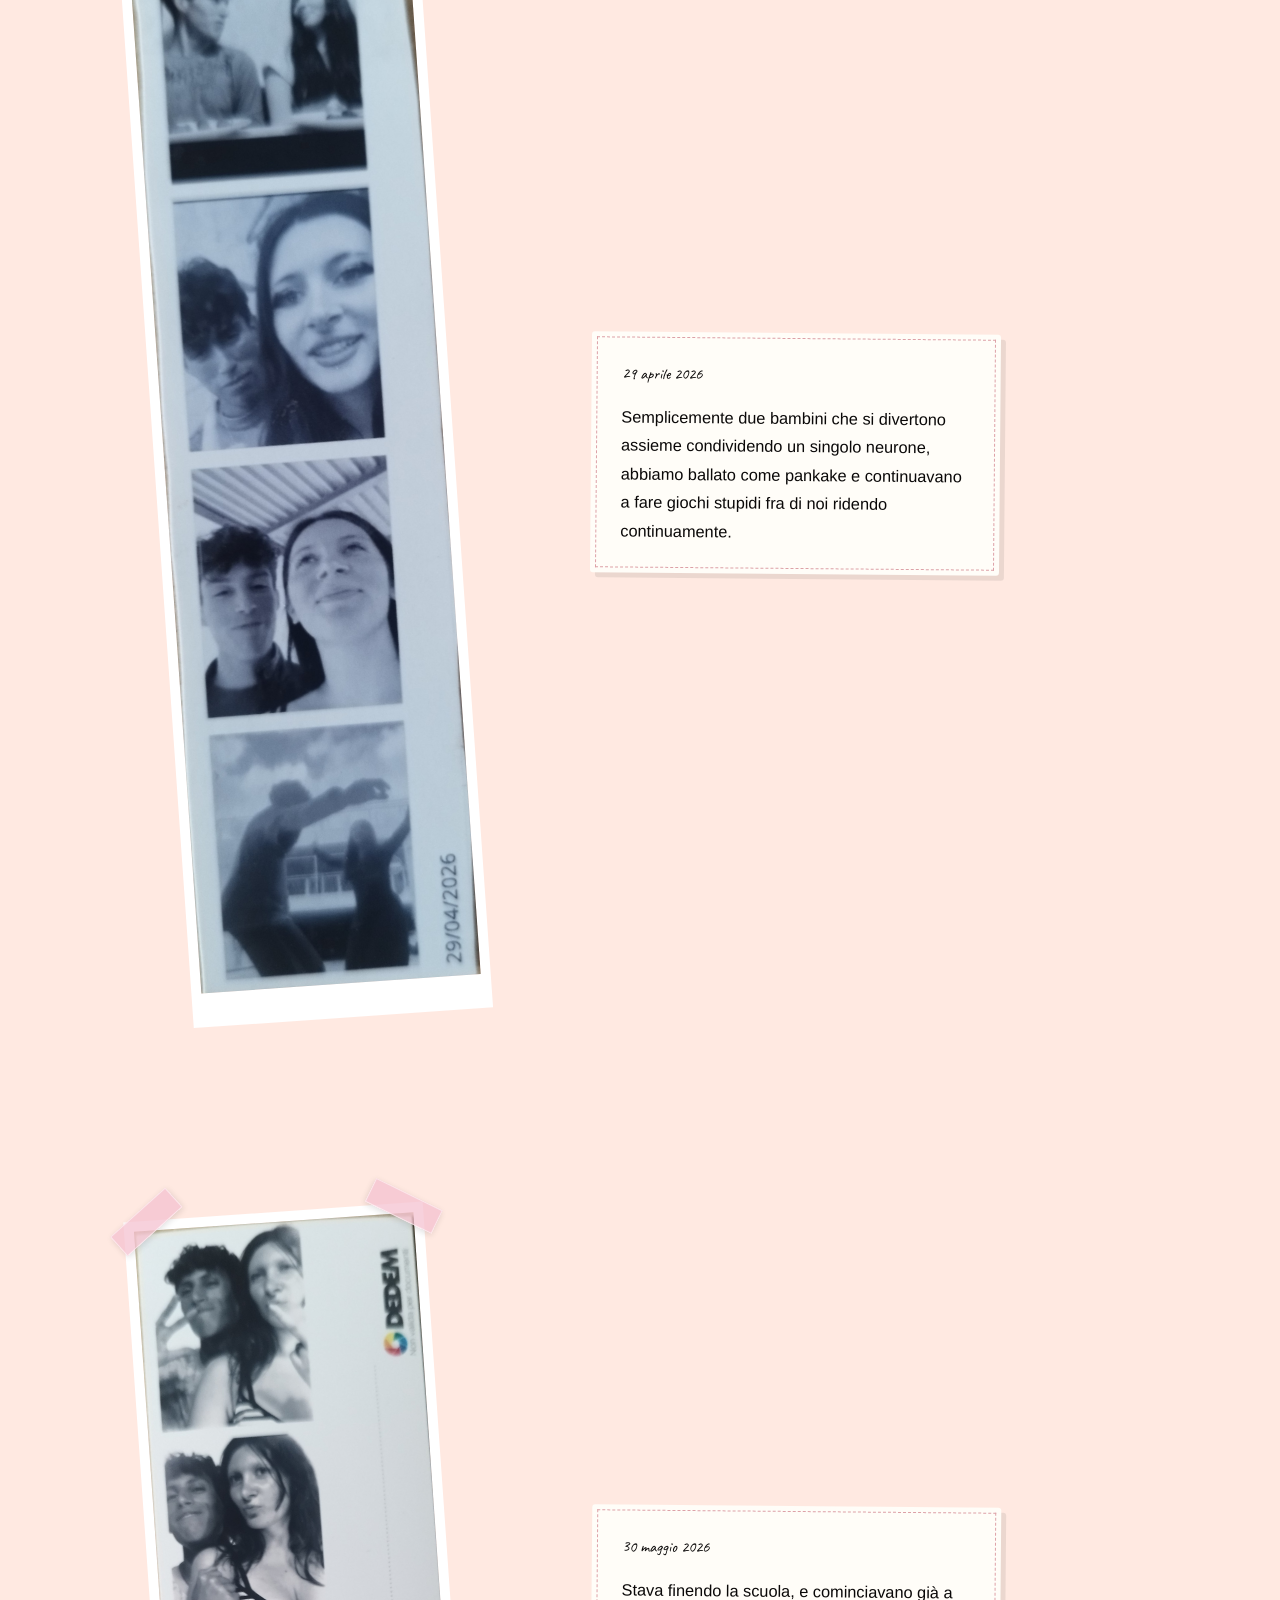
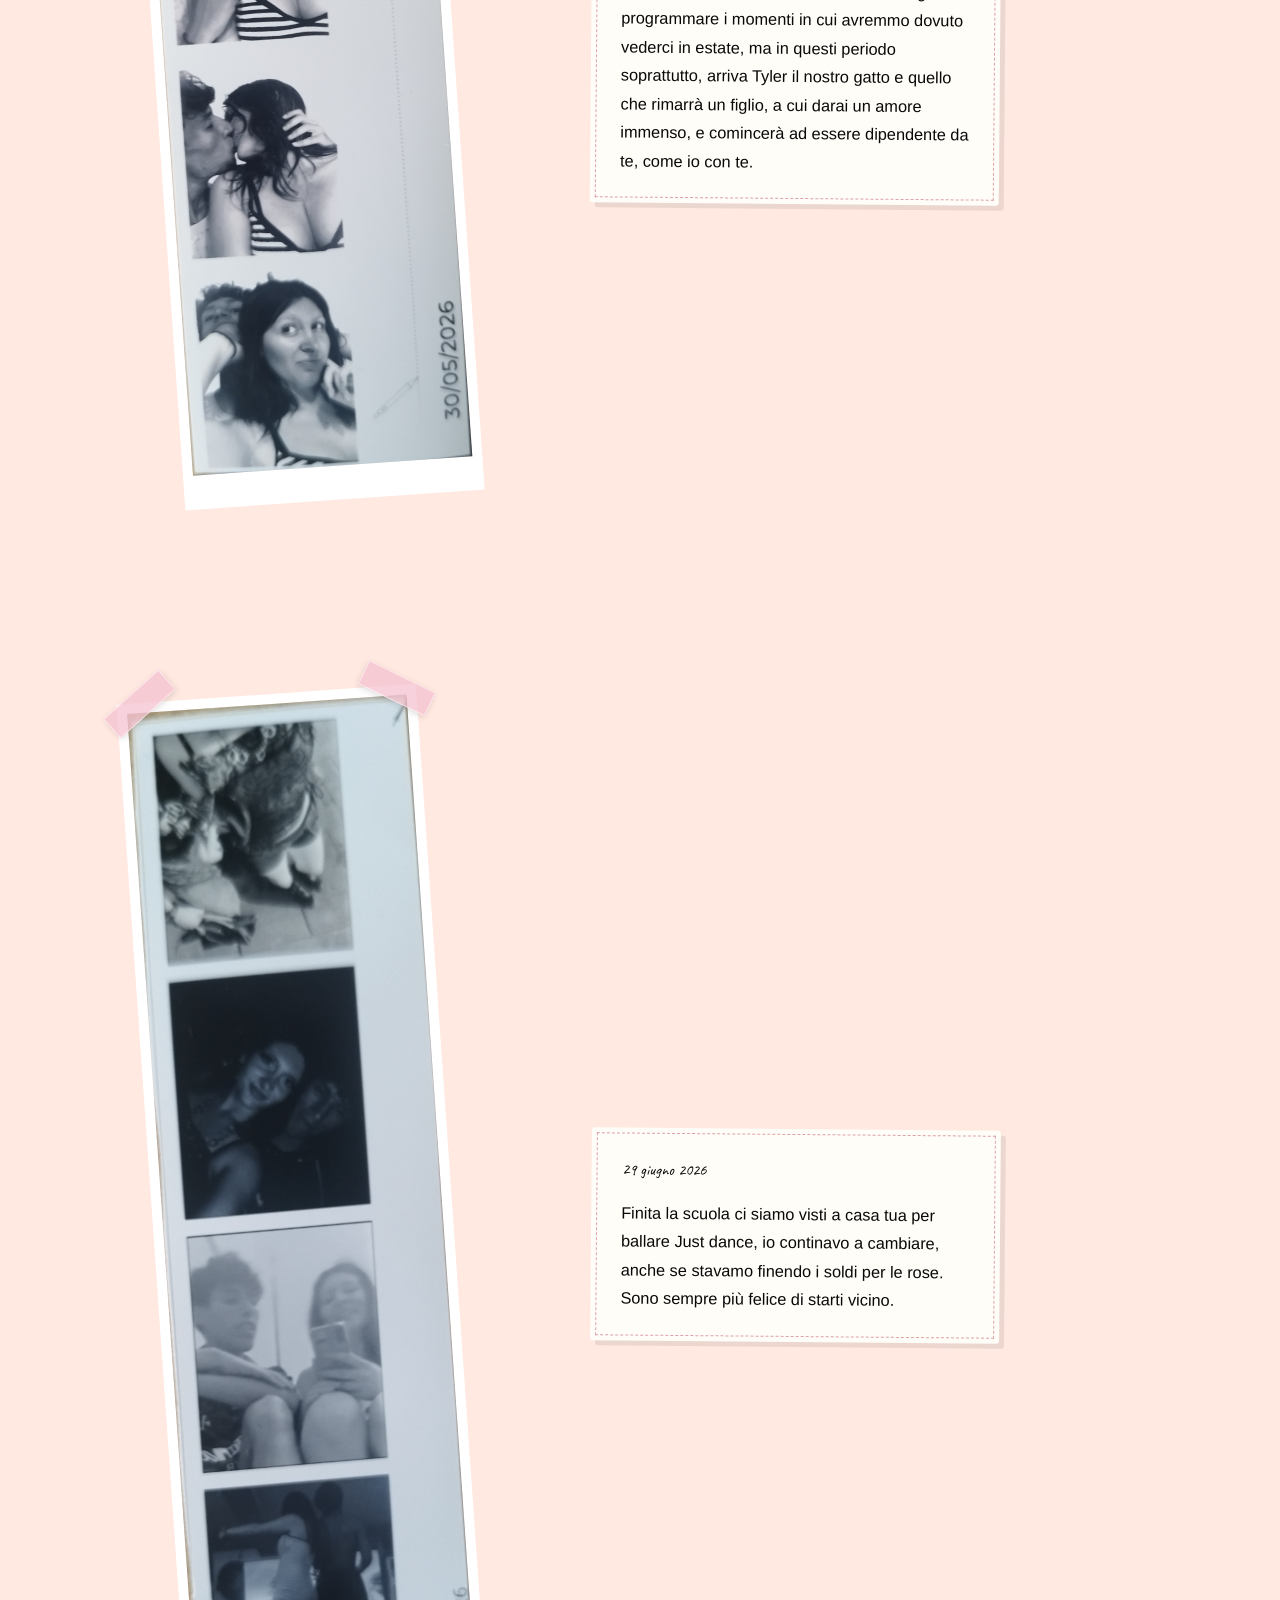
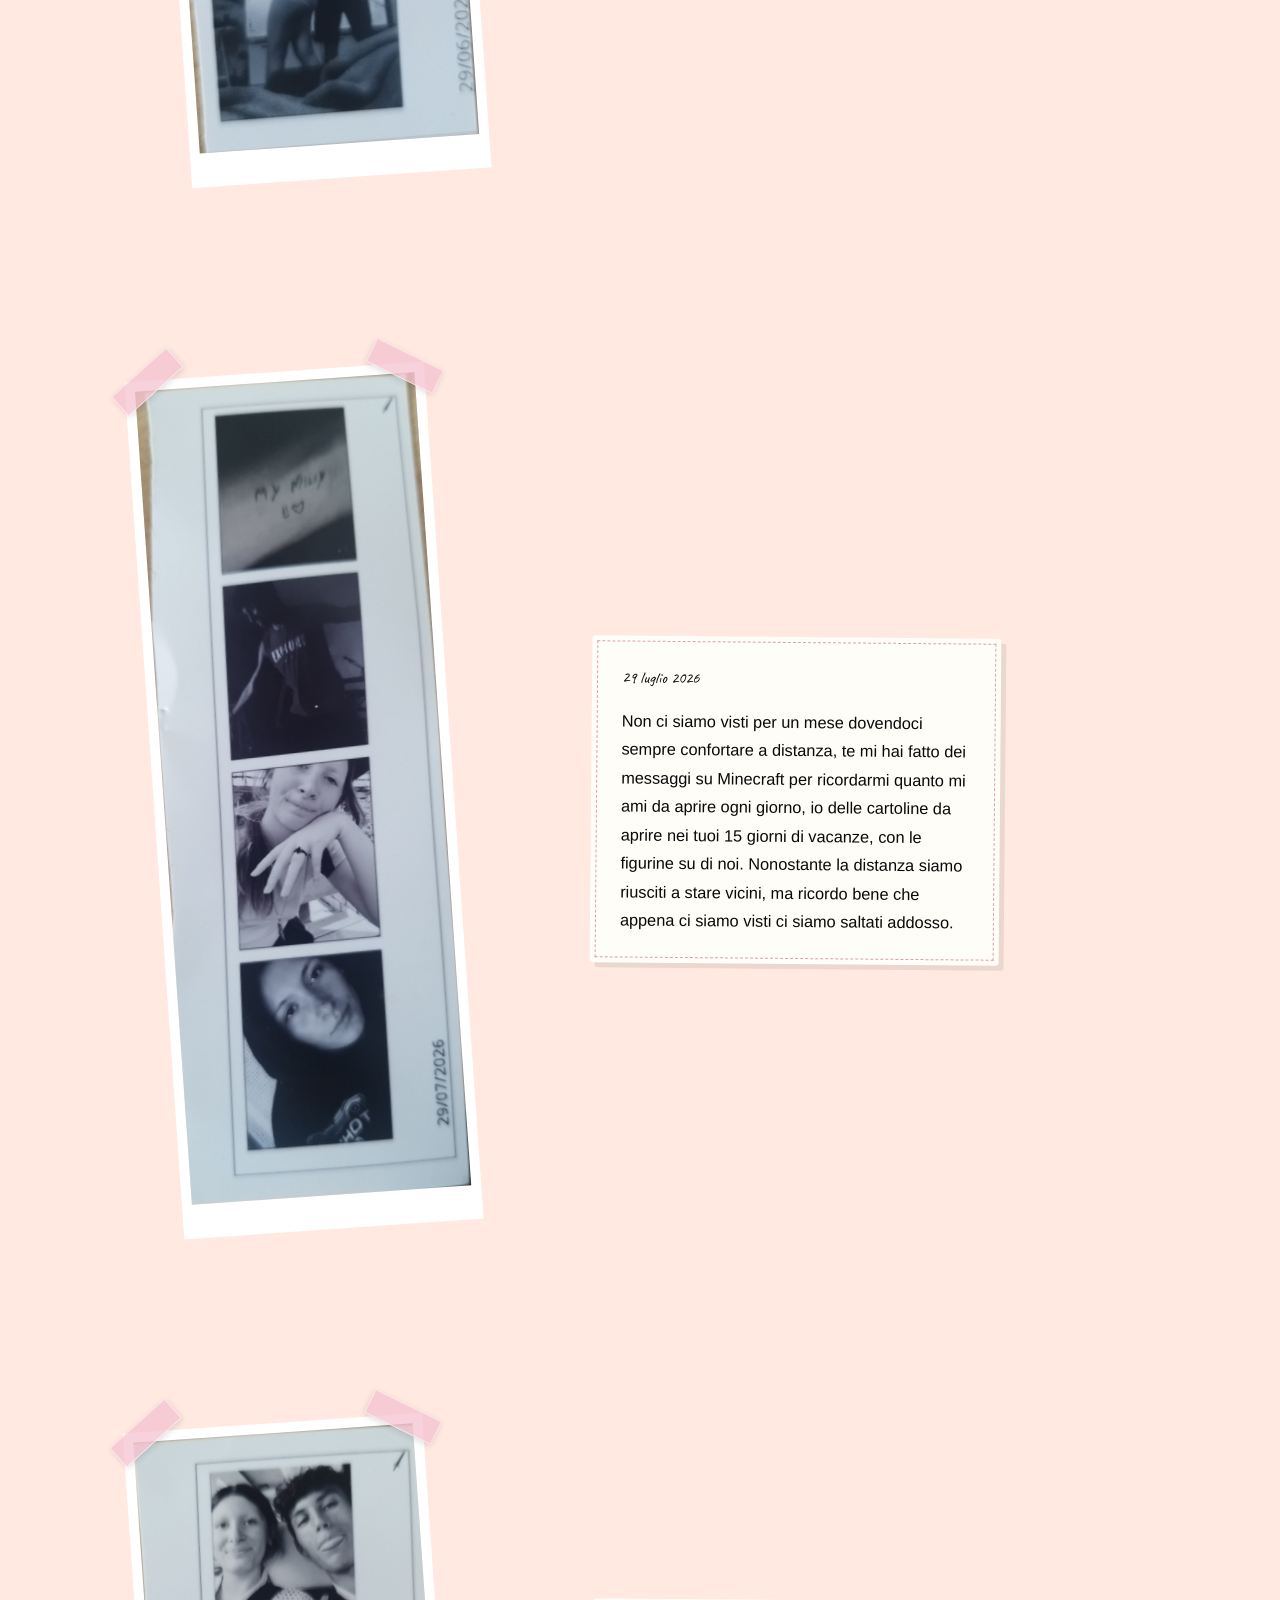
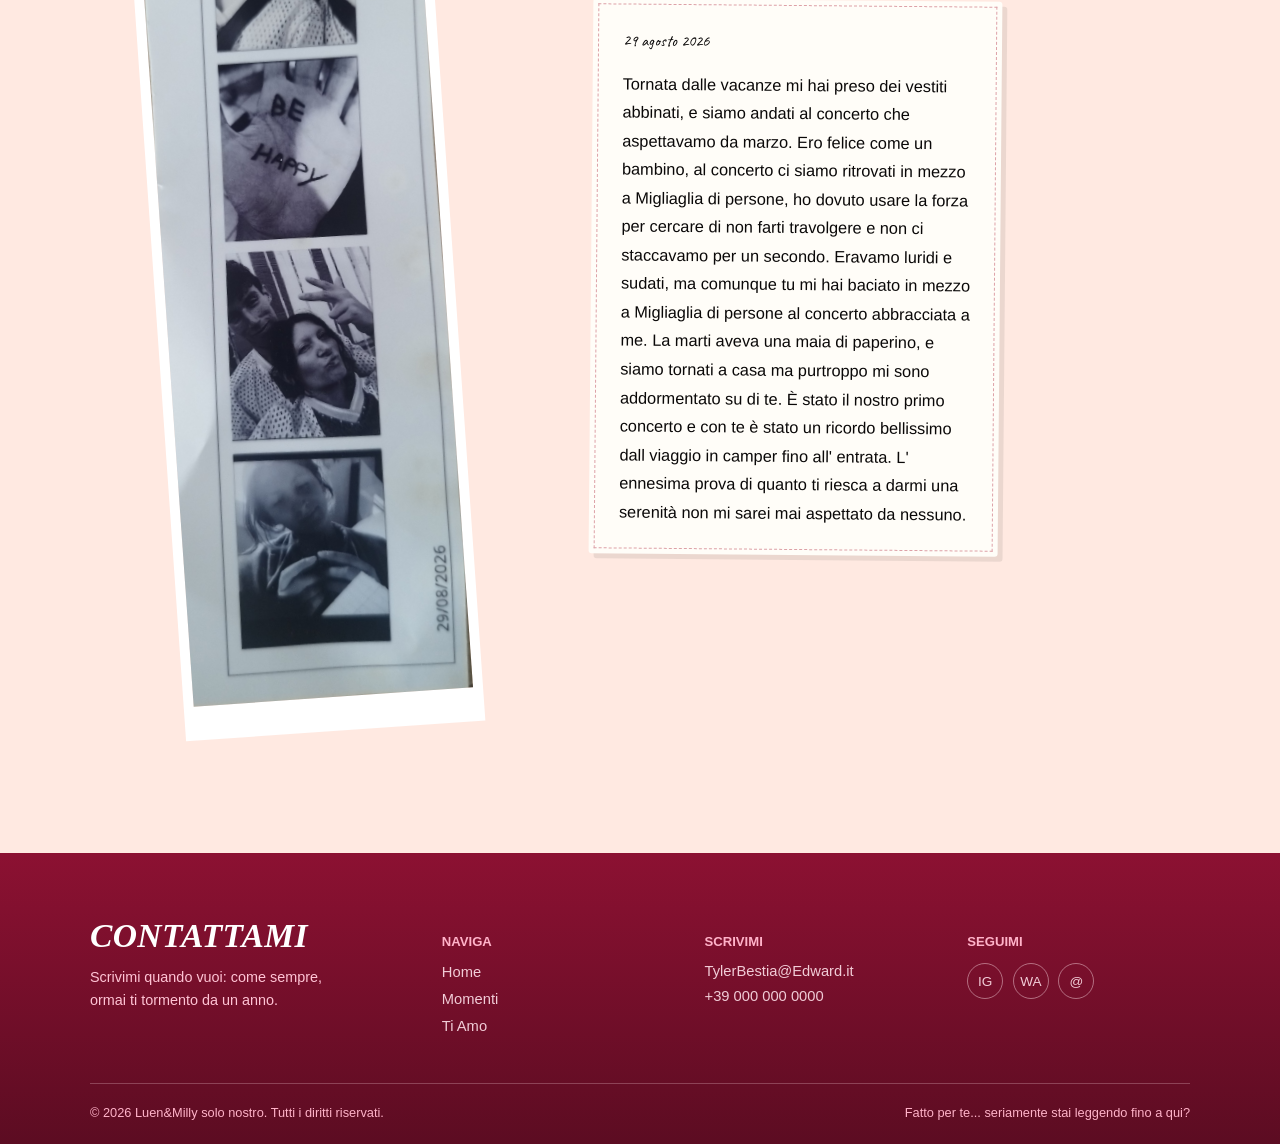
<file: momenti.html>
<!DOCTYPE html>
<html lang="it">
<head>
<meta charset="UTF-8">
<meta name="viewport" content="width=device-width, initial-scale=1.0">
<title>Momenti | Buon Anniversario Milly.</title>
<link rel="icon" href="favicon.ico" type="image/x-icon" sizes="16x16">
<link rel="preconnect" href="https://fonts.googleapis.com">
<link rel="preconnect" href="https://fonts.gstatic.com" crossorigin>
<link href="https://fonts.googleapis.com/css2?family=Fraunces:opsz,wght@9..144,400;9..144,500;9..144,600;9..144,700&family=Work+Sans:wght@400;500;600&family=Caveat:wght@600&display=swap" rel="stylesheet">
<link rel="stylesheet" href="style.css">

</head>
<body>
 <!-- ========================= NAVBAR ========================= -->
  <section class="navbar-section">
    <nav class="navbar" aria-label="Navigazione principale">
      <a href="#" class="brand" data-page="home">
        <svg class="brand-heart" viewBox="0 0 24 24" fill="#ffffff"><path d="M12 21.35l-1.45-1.32C5.4 15.36 2 12.28 2 8.5 2 5.42 4.42 3 7.5 3c1.74 0 3.41.81 4.5 2.09C13.09 3.81 14.76 3 16.5 3 19.58 3 22 5.42 22 8.5c0 3.78-3.4 6.86-8.55 11.54L12 21.35z"/></svg>
        Milly e Luen
      </a>
      <ul class="nav-links">
        <li><a href="home.html">Home</a></li>
        <li><a href="momenti.html">Momenti</a></li>
        <li><a href="TiAmo.html">Ti Amo</a></li>
      </ul>
    </nav>
  </section>

 
   <!-- ========================= MOMENTI ========================= -->
  <section class="momento">
    <div class="momento-photo" id="momentoFoto">
      <span class="tape tape-left"></span>
      <span class="tape tape-right"></span>
      <img src ="mesi-jpg/set.jpg">
    </div>
    <div class="momento-text">
      <p class="momento-date">21 settembre 2025</p>
      <p class="momento-descr">La nostra prima foto, ancora non realizzavo completamente la persona fantastica che avevo a fianco, il mio cervello non capiva perché ero così felice come puoi vedere nella foto, ti considerava "errore di calcolo"
Da lì abbiamo deciso di farci una foto tessera ogni mese, e io avrei voluto imparare ad amarti.
</p>
    </div>
</section>

  <section class="momento">
    <div class="momento-photo">
      <span class="tape tape-left"></span>
      <span class="tape tape-right"></span>
      <img src ="mesi-jpg/ott.jpg">
    </div>
    <div class="momento-text">
      <p class="momento-date">16 ottobre 2025</p>
      <p class="momento-descr">indosso la giacca bellissima che ancora oggi non voglio mai rovinare e mi fa sentire più vicino a te ogni volta che la indosso.
In questa foto possiamo già vedere come stiamo cambiando, e da lì non volevo più essere quello di prima, stavi crescendo come sto facendo ancora ora.
</p>  
    </div>
  </section>

  <section class="momento">
    <div class="momento-photo">
      <span class="tape tape-left"></span>
      <span class="tape tape-right"></span>
      <img src ="mesi-jpg/nov.jpg">
    </div>
    <div class="momento-text">
      <p class="momento-date">16 novembre 2025</p>
      <p class="momento-descr">Stiamo ancora crescendo e te eri stupita stessimo insieme ormai da più di 3 mesi e mi avevi avvisato non saresti stata semplice, ma non volevo semplicità, avevo ormai trovato la mia persona e avrei fatto di tutto per stargli a fianco, quello che tu alla fine hai fatto totalmente com me.
</p> 
    </div>
</section>

  <section class="momento">
    <div class="momento-photo">
      <span class="tape tape-left"></span>
      <span class="tape tape-right"></span>
      <img src ="mesi-jpg/dic.jpg">
    </div>
    <div class="momento-text">
      <p class="momento-date">20 dicembre 2025</p>
      <p class="momento-descr">Siamo noi al tuo primo compleanno insieme ti ho regalato una rosa Nera, e il vinile di Nightmare before Christmas, e abbiamo assieme prenotato un locale per il tuo compleanno.
Tralasciando i regali, la parte più bella è stata arrivare lì al tuo compleanno, e finalmente solo abbiamo riso e fatto i dementi quanti potevamo.
È stata la prima cena con i tuoi, e  ci lasciavamo le mani solo per mangiare anche se eravamo davanti, continuando a guardarci negli occhi, io spero ancora tu ti sia divertita fino alla parte in cui abbiamo ballato con i camerieri la macarena e altri balli assieme.</p>  
    </div>
  </section>

  <section class="momento">
    <div class="momento-photo">
      <span class="tape tape-left"></span>
      <span class="tape tape-right"></span>
      <img src ="mesi-jpg/gen.jpg">
    </div>
    <div class="momento-text">
      <p class="momento-date">6 gennaio 2026</p>
      <p class="momento-descr">Tornata dalle vacanze mi sono fiondato da te a Monticelli in bici col piano solo di abbracciarti però i tuoi mi hanno fatto stare a con te, e ci siamo dati un abbraccio lunghissimo.
Ancora più innamorato di te non mi staccavo per un attimo.
</p>  
    </div>
  </section>

   <section class="momento">
    <div class="momento-photo">
      <span class="tape tape-left"></span>
      <span class="tape tape-right"></span>
      <img src ="mesi-jpg/feb.jpg">
    </div>
    <div class="momento-text">
      <p class="momento-date">24 febbraio 2026</p>
      <p class="momento-descr">Hai accettato di essere il mio Valentino con un mio bigliettino, passando il nostro primo S.valentino assieme al banco freschi, oltre a essere uno dei punti in cui ci siamo divertiti di più, è stato il giorno in cui mi sono inginocchiato a te dandoti l' anello , avevo finalmente scelto che in ogni mio futuro avrei voluto te, che solo te un giorno potessi essere mia moglie.
Inoltre mi hai fatto passare il nostro primo carnevale insieme questo periodo, in cui ci siamo divertiti come bambini.
</p>  
    </div>
  </section>

  <section class="momento">
    <div class="momento-photo">
      <span class="tape tape-left"></span>
      <span class="tape tape-right"></span>
      <img src ="mesi-jpg/mar.jpg">
    </div>
    <div class="momento-text">
      <p class="momento-date">22 marzo 2026</p>
      <p class="momento-descr">Posso soprattutto dire che ho passato il compleanno migliore della mia vita.
Volevo incontrarti per il mio compleanno e tu a mia insaputa mi hai organizzato una festa a sorpresa in un parco, regalandomi i biglietti del concerto di Tyler the creator.
Ma il fatto di aver festeggiato il mio compleanno dopo tanti anni, grazie a te e non ne sapevo niente, mi rimarrà per sempre indelebile dentro di me.</p>  
    </div>
  </section>
  
  <section class="momento">
    <div class="momento-photo">
      <span class="tape tape-left"></span>
      <span class="tape tape-right"></span>
      <img src ="mesi-jpg/apr.jpg">
    </div>
    <div class="momento-text">
      <p class="momento-date">29 aprile 2026</p>
      <p class="momento-descr">Semplicemente due bambini che si divertono assieme condividendo un singolo neurone, abbiamo ballato come pankake e continuavano a fare giochi stupidi fra di noi ridendo continuamente.
</p>  
    </div>
  </section>

  <section class="momento">
    <div class="momento-photo">
      <span class="tape tape-left"></span>
      <span class="tape tape-right"></span>
      <img src ="mesi-jpg/mag.jpg">
    </div>
    <div class="momento-text">
      <p class="momento-date">30 maggio 2026</p>
      <p class="momento-descr">Stava finendo la scuola, e cominciavano già a programmare i momenti in cui avremmo dovuto vederci in estate, ma in questi periodo soprattutto, arriva Tyler il nostro gatto e quello che rimarrà un figlio, a cui darai un amore immenso, e comincerà ad essere dipendente da te, come io con te.
</p>  
    </div>
  </section>

  <section class="momento">
    <div class="momento-photo">
      <span class="tape tape-left"></span>
      <span class="tape tape-right"></span>
      <img src ="mesi-jpg/giu.jpg">
    </div>
    <div class="momento-text">
      <p class="momento-date">29 giugno 2026</p>
      <p class="momento-descr">Finita la scuola ci siamo visti a casa tua per ballare Just dance, io continavo a cambiare, anche se stavamo finendo i soldi per le rose.
Sono sempre più felice di starti vicino.</p>  
    </div>
  </section>

  <section class="momento">
    <div class="momento-photo">
      <span class="tape tape-left"></span>
      <span class="tape tape-right"></span>
      <img src ="mesi-jpg/lug.jpg">
    </div>
    <div class="momento-text">
      <p class="momento-date">29 luglio 2026</p>
      <p class="momento-descr">Non ci siamo visti per un mese dovendoci sempre confortare a distanza, te mi hai fatto dei messaggi su Minecraft per ricordarmi quanto mi ami da aprire ogni giorno, io delle cartoline da aprire nei tuoi 15 giorni di vacanze, con le figurine su di noi.
Nonostante la distanza siamo riusciti a stare vicini, ma ricordo bene che appena ci siamo visti ci siamo saltati addosso.</p>  
    </div>
  </section>

  <section class="momento">
    <div class="momento-photo">
      <span class="tape tape-left"></span>
      <span class="tape tape-right"></span>
      <img src ="mesi-jpg/ago.jpg">
    </div>
    <div class="momento-text">
      <p class="momento-date">29 agosto 2026</p>
      <p class="momento-descr">Tornata dalle vacanze mi hai preso dei vestiti abbinati, e siamo andati al concerto che aspettavamo da marzo.
Ero felice come un bambino, al concerto ci siamo ritrovati in mezzo a Migliaglia di persone, ho dovuto usare la forza per cercare di non farti travolgere e non ci staccavamo per un secondo.
Eravamo luridi e sudati, ma comunque tu mi hai baciato in mezzo a Migliaglia di persone al concerto abbracciata a me.
La marti aveva una maia di paperino, e siamo tornati a casa ma purtroppo mi sono addormentato su di te.
È stato il nostro primo concerto e con te è stato un ricordo bellissimo dall viaggio in camper fino all' entrata.
L' ennesima prova di quanto ti riesca a darmi una serenità non mi sarei mai aspettato da nessuno.</p>  
    </div>
  </section>

  

<footer class="site-footer" id="contatti">
    <div class="footer-inner">
      <div class="footer-brand">
        <h2>CONTATTAMI</h2>
        <p>Scrivimi quando vuoi: come sempre, ormai ti tormento da un anno.</p>
      </div>
      <div class="footer-col">
        <h4>NAVIGA</h4>
        <ul>
          <li><a href="home.html">Home</a></li>
          <li><a href="momenti.html">Momenti</a></li>
          <li><a href="tiamo.html">Ti Amo</a></li>
        </ul>
      </div>
      <div class="footer-col">
        <h4>SCRIVIMI</h4>
        <ul>
          <li><p>TylerBestia@Edward.it</p></li>
          <li><p>+39 000 000 0000</p></li>
        </ul>
      </div>
      <div class="footer-col">
        <h4>SEGUIMI</h4>
        <div class="socials">
          <a href="#" aria-label="Instagram">IG</a>
          <a href="#" aria-label="WhatsApp">WA</a>
          <a href="#" aria-label="Email">@</a>
        </div>
      </div>
    </div>
    <div class="footer-bottom">
      <p>© 2026 Luen&Milly solo nostro. Tutti i diritti riservati.</p>
      <p>Fatto per te... seriamente stai leggendo fino a qui?</p>
    </div>
</footer>
  <script>
  // Animazione di comparsa per tutte le foto
  const foto = document.querySelectorAll('.momento-photo');

  if ('IntersectionObserver' in window) {
    const observer = new IntersectionObserver((entries) => {
      entries.forEach(entry => {
        if (entry.isIntersecting) {
          entry.target.classList.add('is-visible');
          observer.unobserve(entry.target);
        }
      });
    }, { threshold: 0.35 });

    foto.forEach(elemento => {
      observer.observe(elemento);
    });

  } else {
    foto.forEach(elemento => {
      elemento.classList.add('is-visible');
    });
  }
</script>

</body>
</html>
</file>
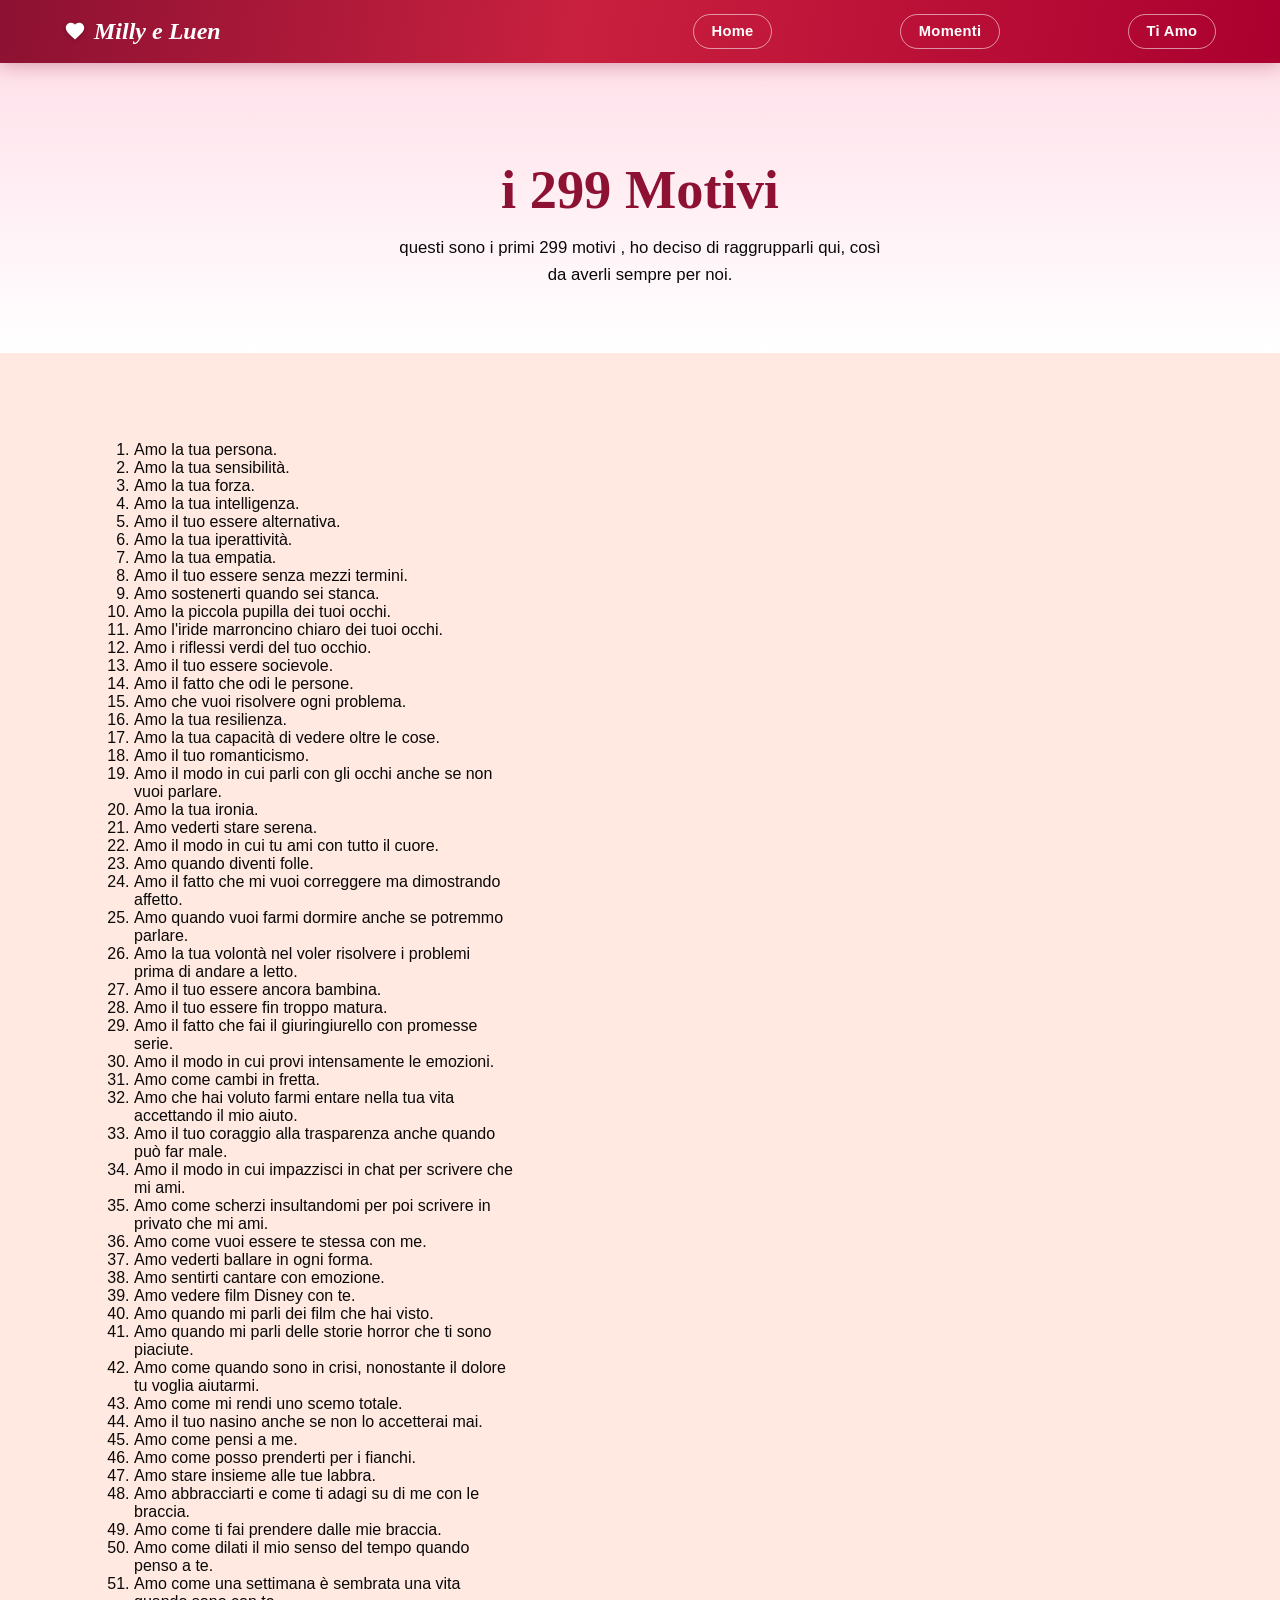
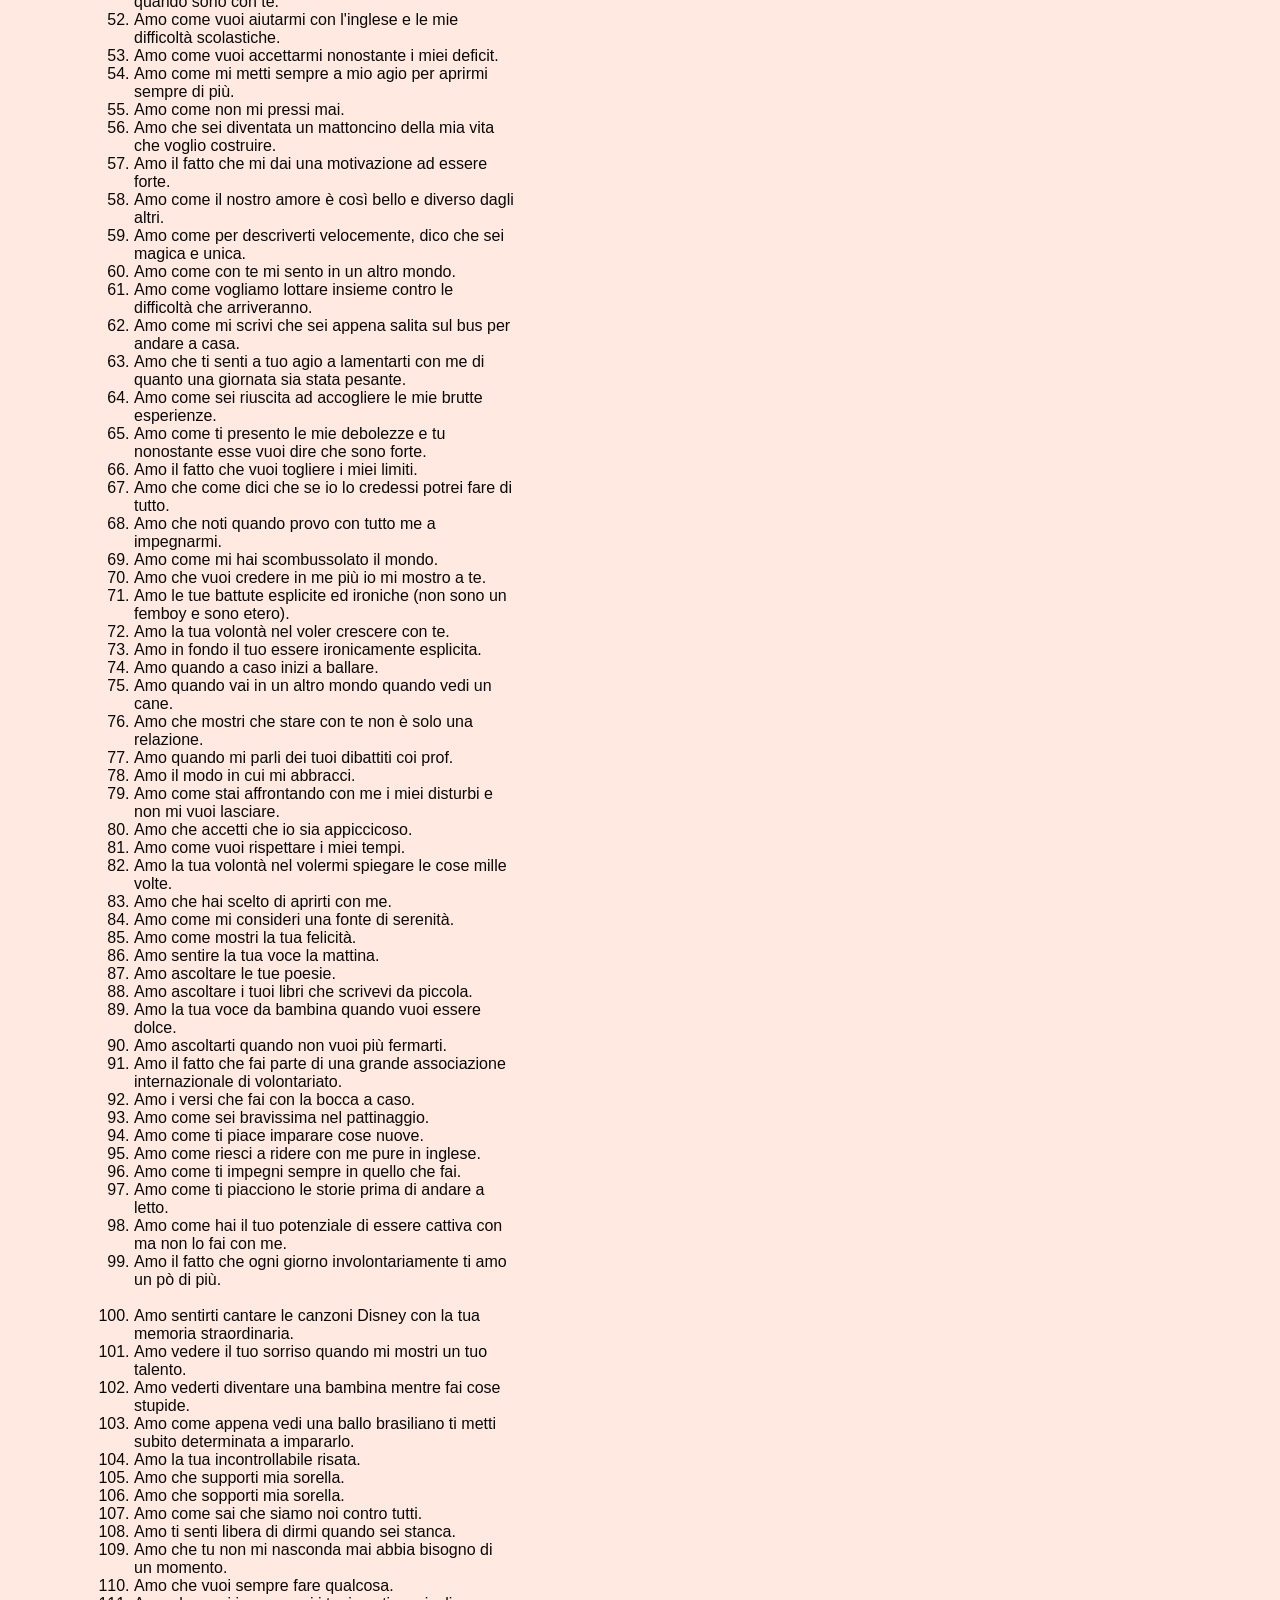
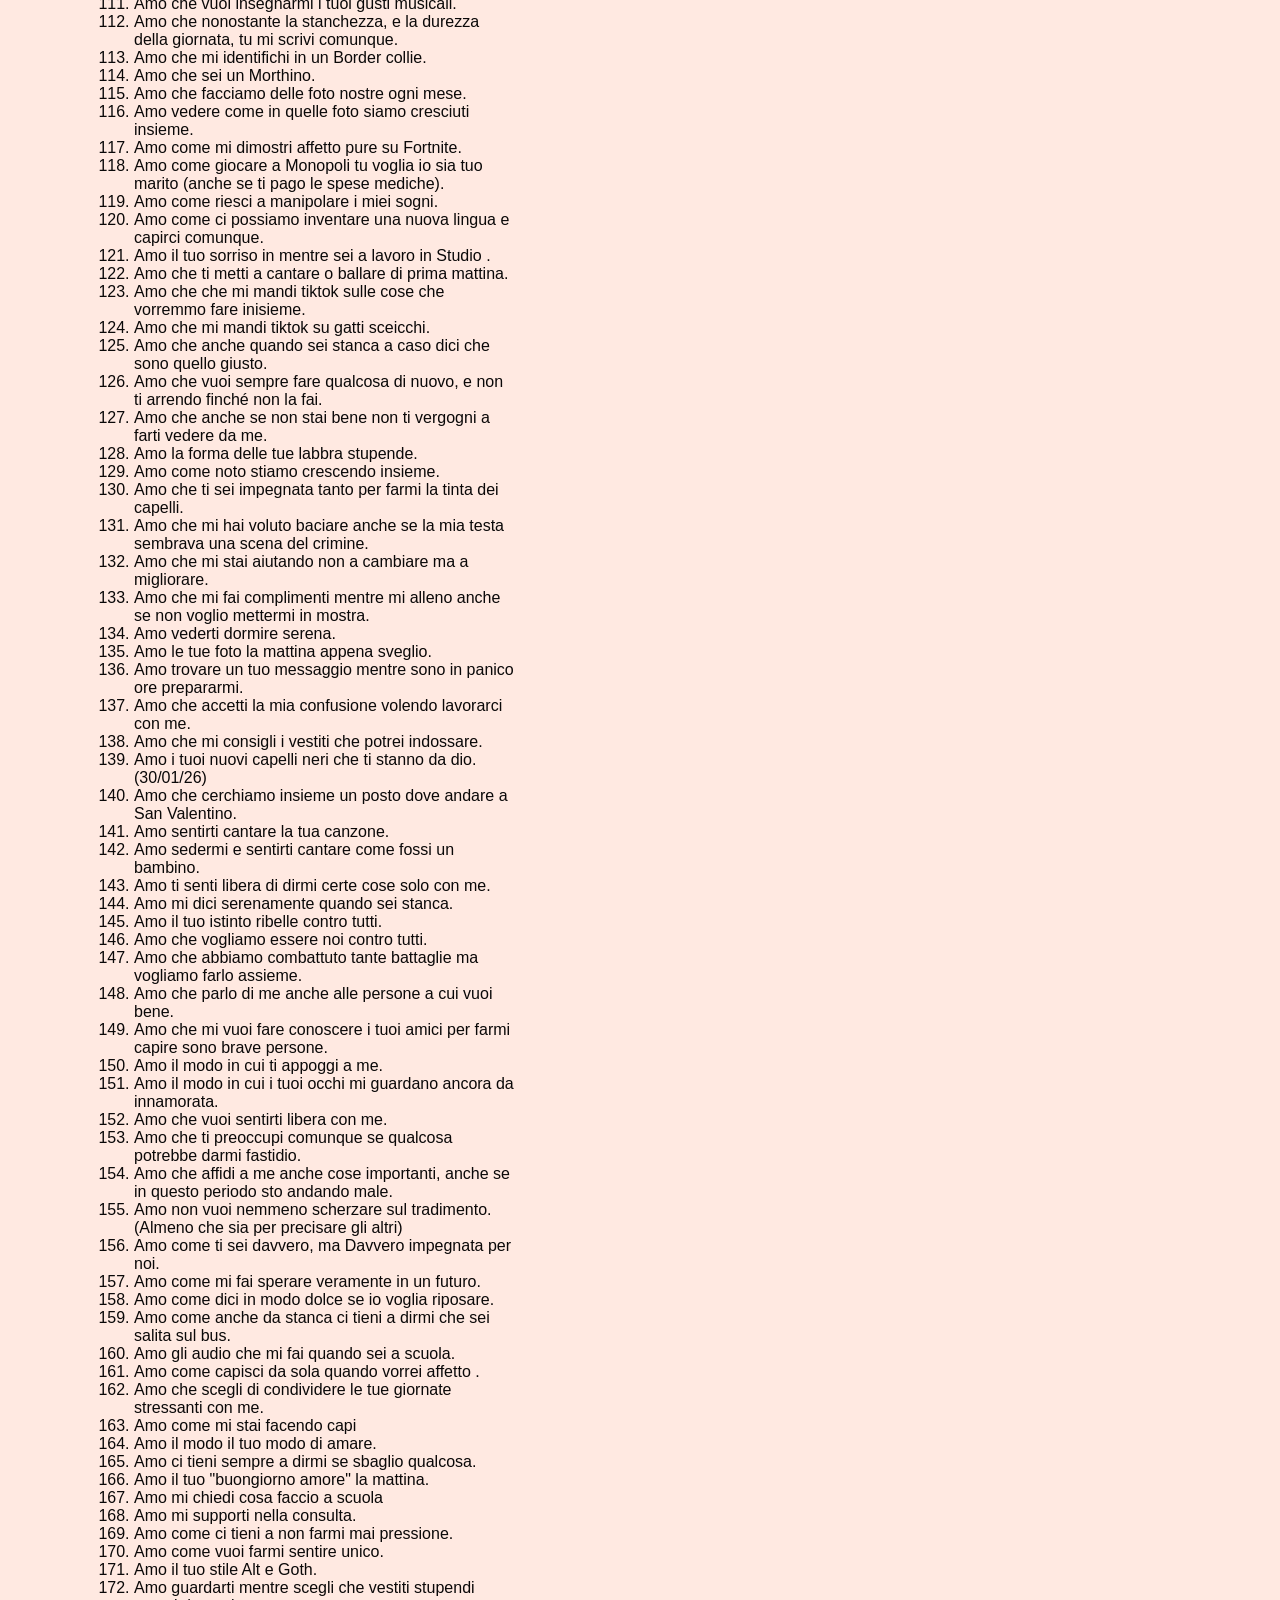
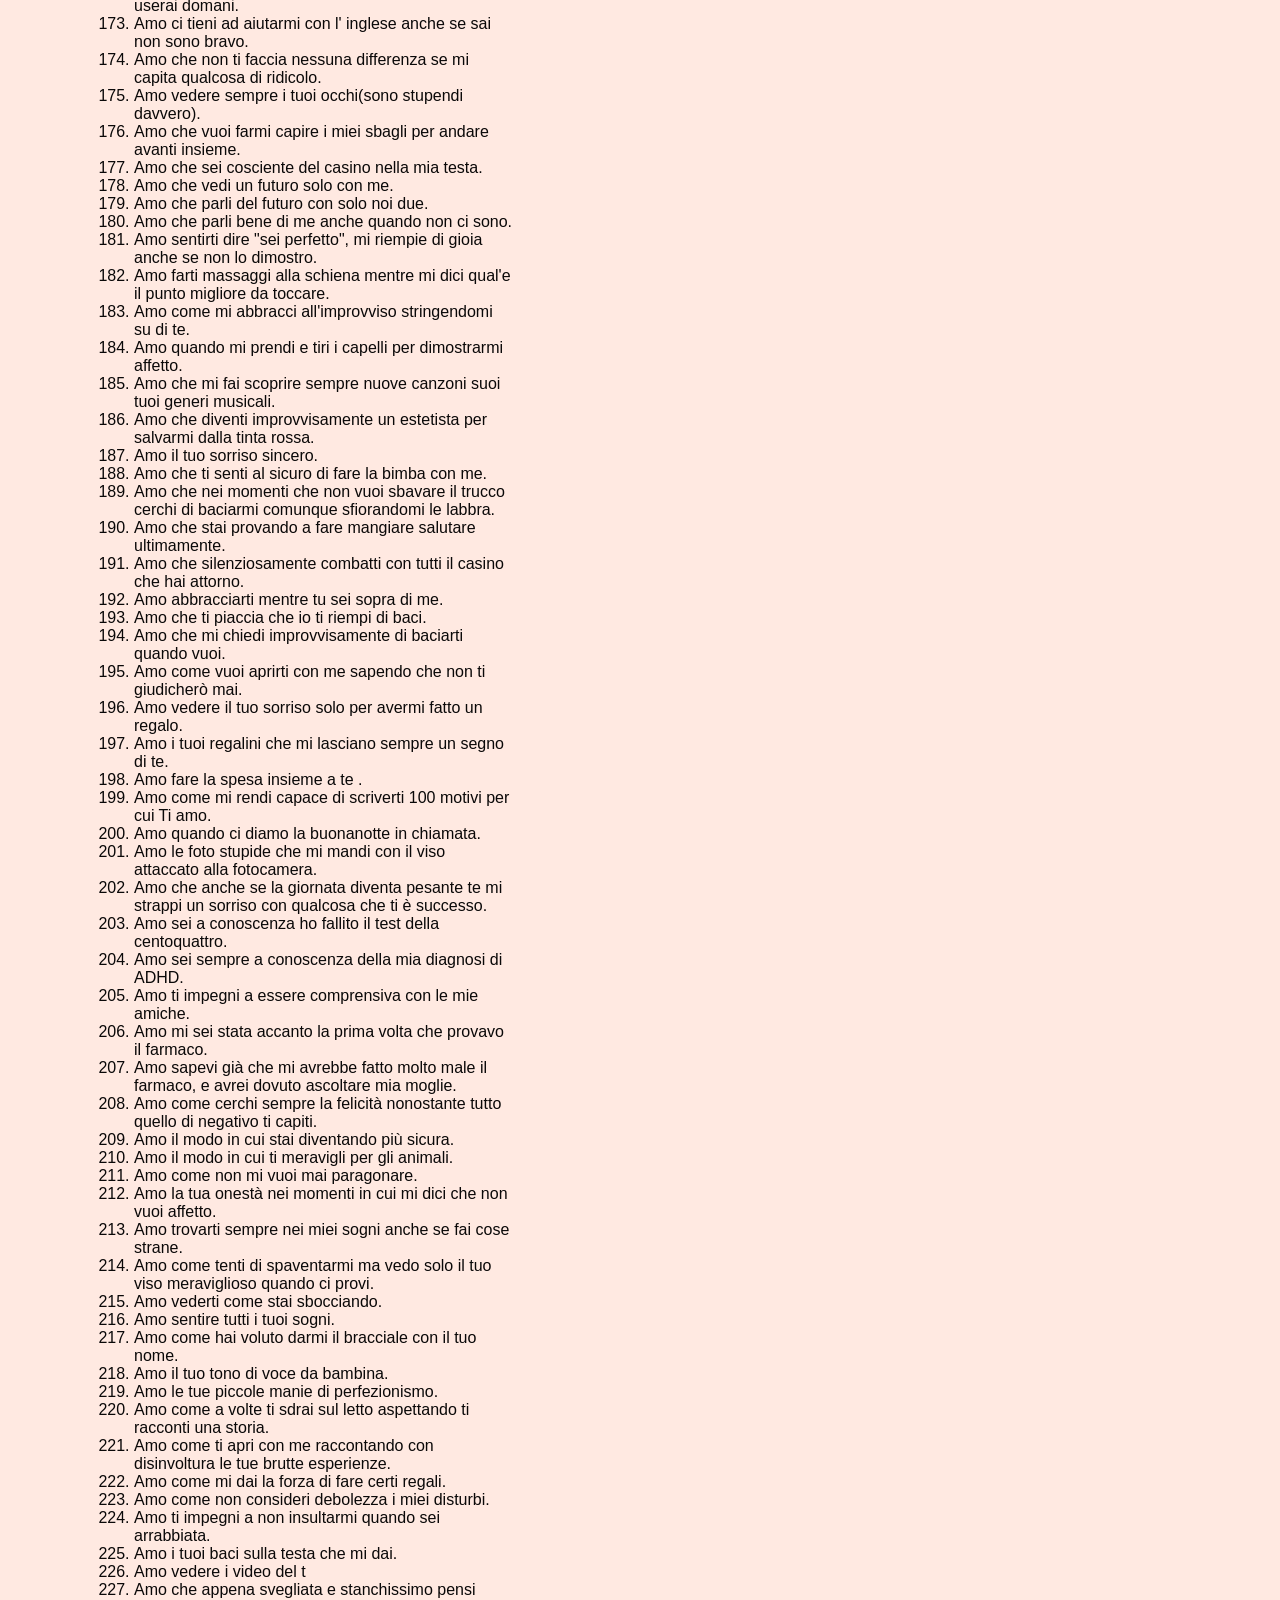
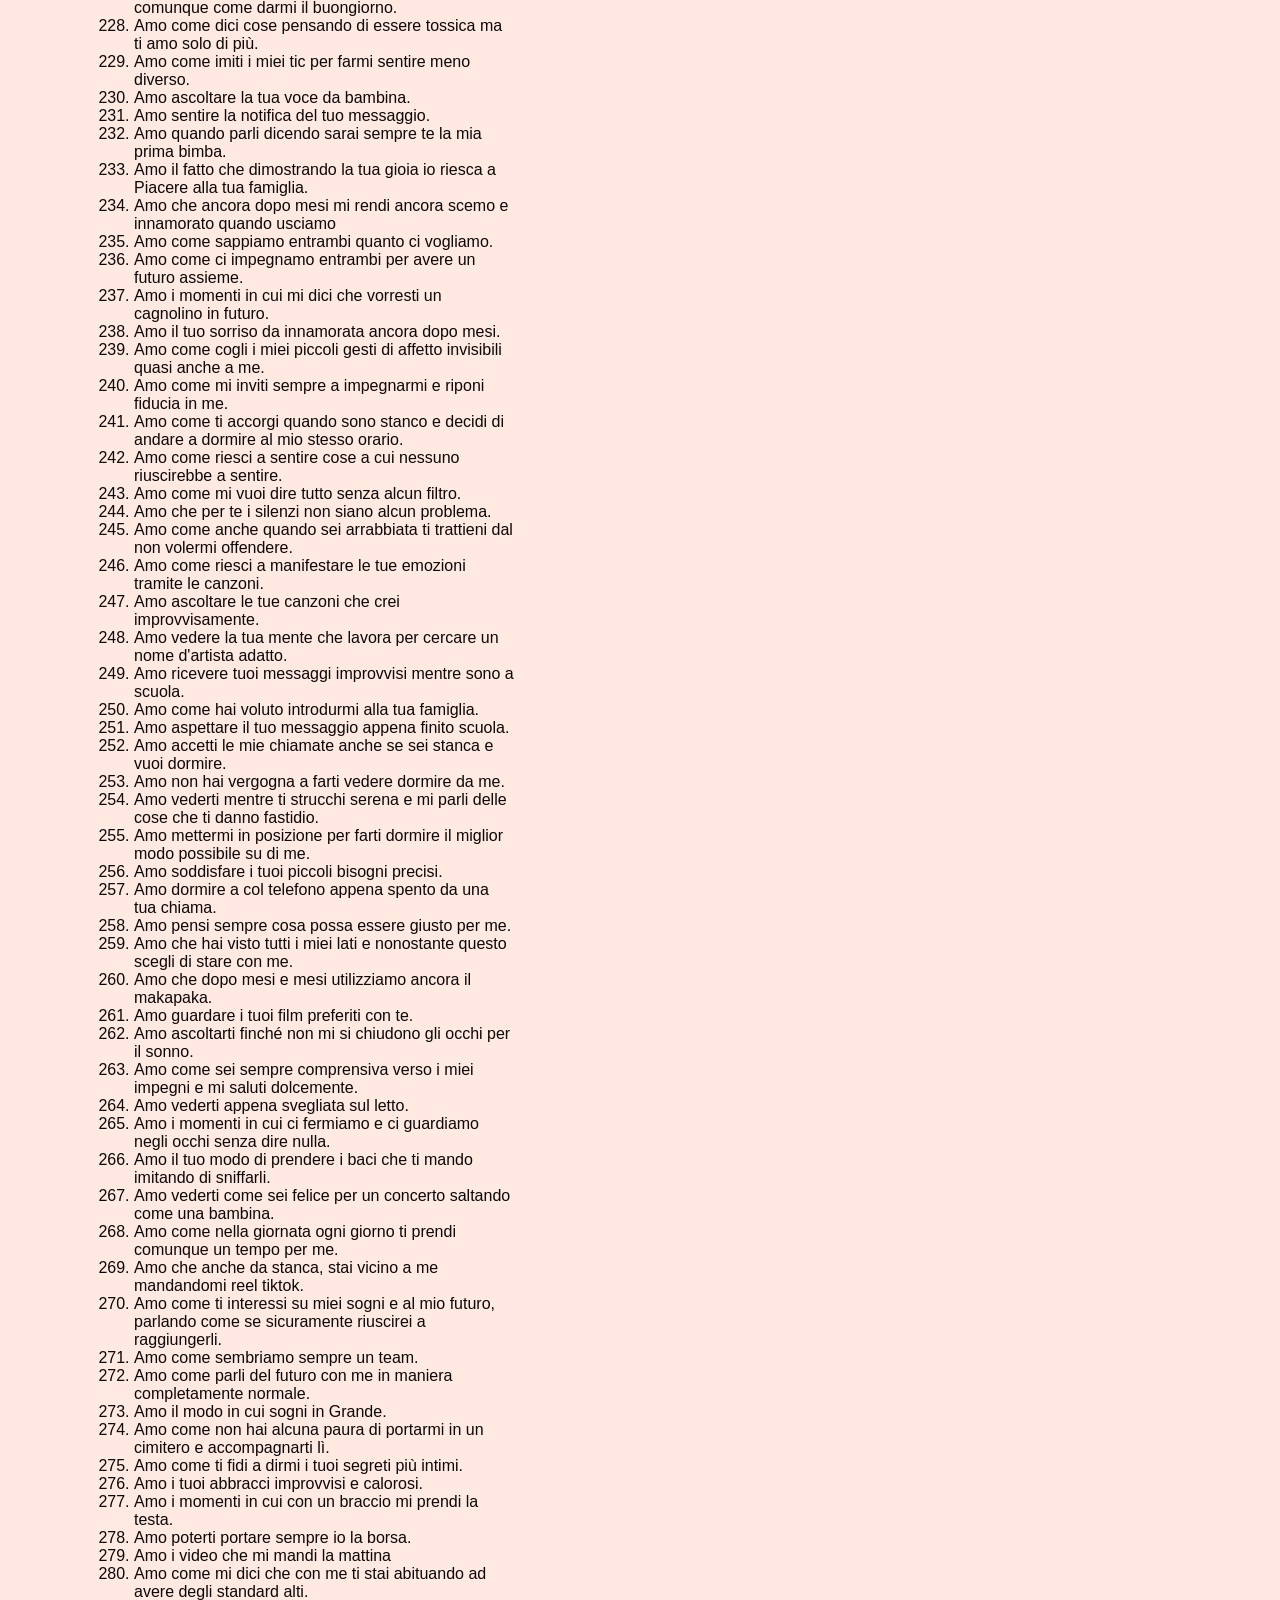
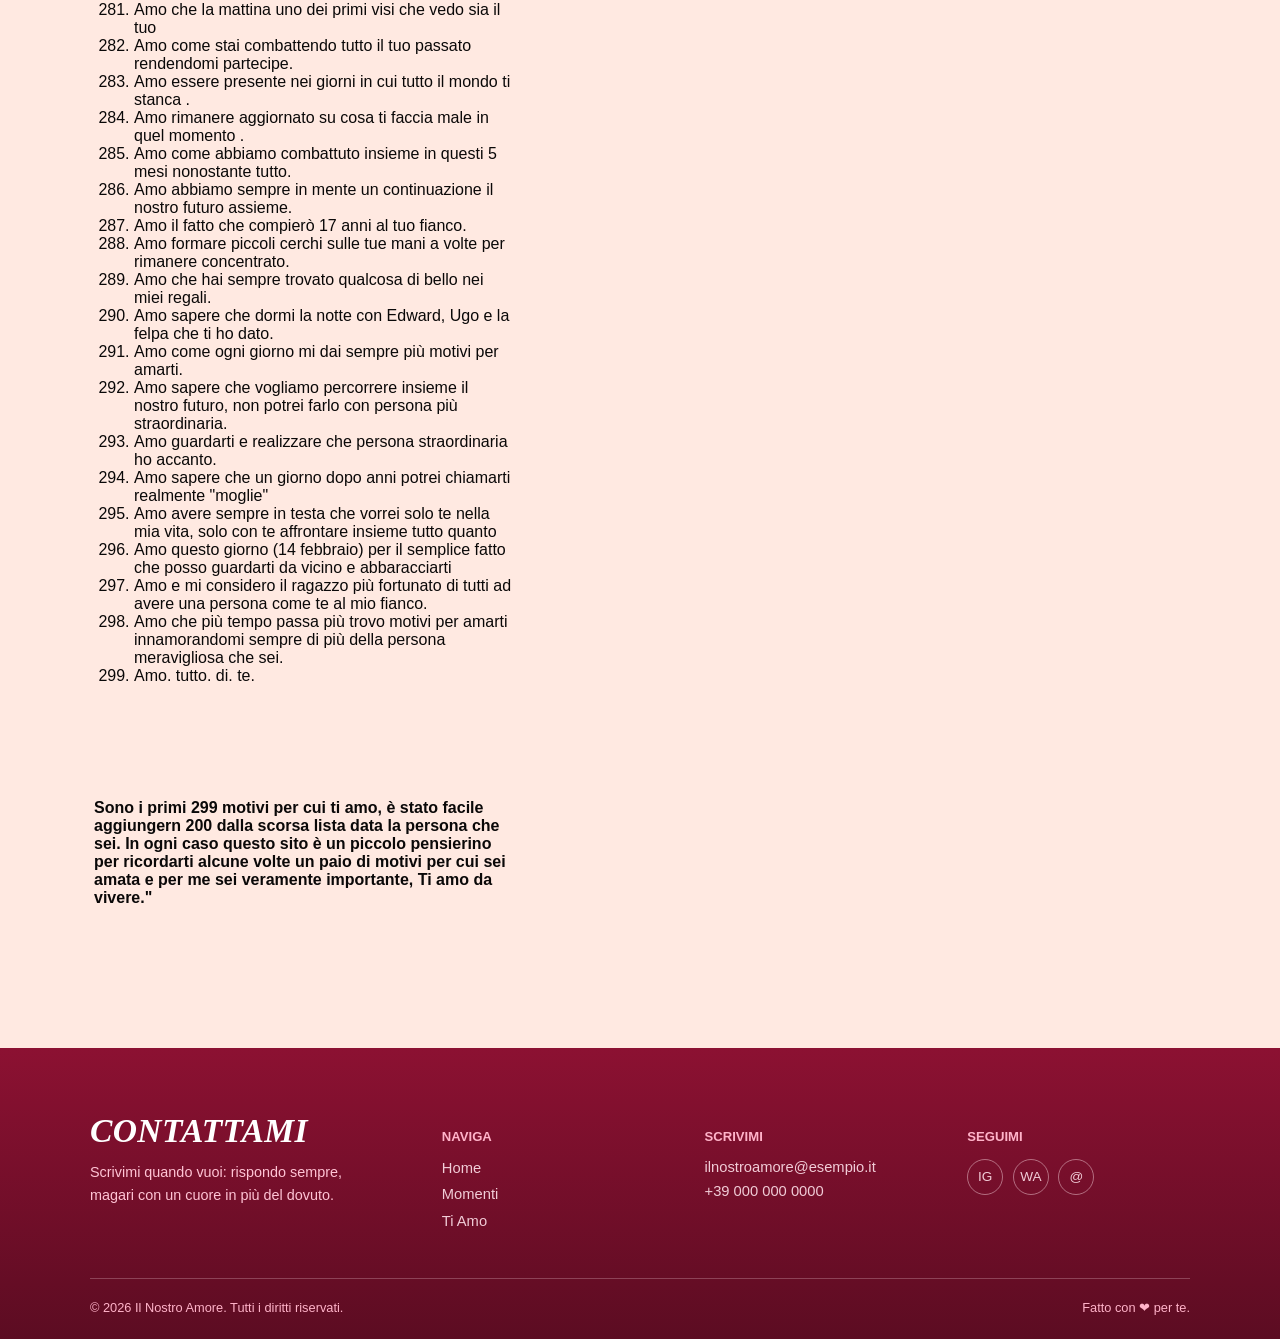
<file: TiAmo.html>
<!DOCTYPE html>
<html lang="it">
<head>
<meta charset="UTF-8">
<meta name="viewport" content="width=device-width, initial-scale=1.0">
<title>Ti Amo | Buon Anniversario Milly.</title>
<link rel="icon" href="favicon.ico" type="image/x-icon" sizes="16x16">
<link rel="preconnect" href="https://fonts.googleapis.com">
<link rel="preconnect" href="https://fonts.gstatic.com" crossorigin>
<link href="https://fonts.googleapis.com/css2?family=Fraunces:opsz,wght@9..144,400;9..144,500;9..144,600;9..144,700&family=Work+Sans:wght@400;500;600&family=Caveat:wght@600&display=swap" rel="stylesheet">
<link rel="stylesheet" href="style.css">
</head>
<body>

 
   <!-- ========================= NAVBAR ========================= -->
  <section class="navbar-section">
    <nav class="navbar" aria-label="Navigazione principale">
      <a href="#" class="brand" data-page="home">
        <svg class="brand-heart" viewBox="0 0 24 24" fill="#ffffff"><path d="M12 21.35l-1.45-1.32C5.4 15.36 2 12.28 2 8.5 2 5.42 4.42 3 7.5 3c1.74 0 3.41.81 4.5 2.09C13.09 3.81 14.76 3 16.5 3 19.58 3 22 5.42 22 8.5c0 3.78-3.4 6.86-8.55 11.54L12 21.35z"/></svg>
        Milly e Luen
      </a>
      <ul class="nav-links">
        <li><a href="home.html">Home</a></li>
        <li><a href="momenti.html">Momenti</a></li>
        <li><a href="TiAmo.html" data-page="Ti Amo">Ti Amo</a></li>
      </ul>
    </nav>
  </section>
  
  <section class="intro">
    <h1>i 299 Motivi</h1>
    <p>questi sono i primi 299 motivi , ho deciso di raggrupparli qui, così da averli sempre per noi.</p>
  </section>

  <section class="momento">
    <ol>
            <li>Amo la tua persona.</li>
            <li>Amo la tua sensibilità.</li>
            <li>Amo la tua forza.</li>
            <li>Amo la tua intelligenza.</li>
            <li>Amo il tuo essere alternativa.</li>
            <li>Amo la tua iperattività.</li>
            <li>Amo la tua empatia.</li>
            <li>Amo il tuo essere senza mezzi termini.</li>
            <li>Amo sostenerti quando sei stanca.</li>
            <li>Amo la piccola pupilla dei tuoi occhi.</li>
            <li>Amo l'iride marroncino chiaro dei tuoi occhi.</li>
            <li>Amo i riflessi verdi del tuo occhio.</li>
            <li>Amo il tuo essere socievole.</li>
            <li>Amo il fatto che odi le persone.</li>
            <li>Amo che vuoi risolvere ogni problema.</li>
            <li>Amo la tua resilienza.</li>
            <li>Amo la tua capacità di vedere oltre le cose.</li>
            <li>Amo il tuo romanticismo.</li>
            <li>Amo il modo in cui parli con gli occhi anche se non vuoi parlare.</li>
            <li>Amo la tua ironia.</li>
            <li>Amo vederti stare serena.</li>
            <li>Amo il modo in cui tu ami con tutto il cuore.</li>
            <li>Amo quando diventi folle.</li>
            <li>Amo il fatto che mi vuoi correggere ma dimostrando affetto.</li>
            <li>Amo quando vuoi farmi dormire anche se potremmo parlare.</li>
            <li>Amo la tua volontà nel voler risolvere i problemi prima di andare a letto.</li>
            <li>Amo il tuo essere ancora bambina.</li>
            <li>Amo il tuo essere fin troppo matura.</li>
            <li>Amo il fatto che fai il giuringiurello con promesse serie.</li>
            <li>Amo il modo in cui provi intensamente le emozioni.</li>
            <li>Amo come cambi in fretta.</li>
            <li>Amo che hai voluto farmi entare nella tua vita accettando il mio aiuto.</li>
            <li>Amo il tuo coraggio alla trasparenza anche quando può far male.</li>
            <li>Amo il modo in cui impazzisci in chat per scrivere che mi ami.</li>
            <li>Amo come scherzi insultandomi per poi scrivere in privato che mi ami.</li>
            <li>Amo come vuoi essere te stessa con me.</li>
            <li>Amo vederti ballare in ogni forma.</li>
            <li>Amo sentirti cantare con emozione.</li>
            <li>Amo vedere film Disney con te.</li>
            <li>Amo quando mi parli dei film che hai visto.</li>
            <li>Amo quando mi parli delle storie horror che ti sono piaciute.</li>
            <li>Amo come quando sono in crisi, nonostante il dolore tu voglia aiutarmi.</li>
            <li>Amo come mi rendi uno scemo totale.</li>
            <li>Amo il tuo nasino anche se non lo accetterai mai.</li>
            <li>Amo come pensi a me.</li>
            <li>Amo come posso prenderti per i fianchi.</li>
            <li>Amo stare insieme alle tue labbra.</li>
            <li>Amo abbracciarti e come ti adagi su di me con le braccia.</li>
            <li>Amo come ti fai prendere dalle mie braccia.</li>
            <li>Amo come dilati il mio senso del tempo quando penso a te.</li>
            <li>Amo come una settimana è sembrata una vita quando sono con te.</li>
            <li>Amo come vuoi aiutarmi con l'inglese e le mie difficoltà scolastiche.</li>
            <li>Amo come vuoi accettarmi nonostante i miei deficit.</li>
            <li>Amo come mi metti sempre a mio agio per aprirmi sempre di più.</li>
            <li>Amo come non mi pressi mai.</li>
            <li>Amo che sei diventata un mattoncino della mia vita che voglio costruire.</li>
            <li>Amo il fatto che mi dai una motivazione ad essere forte.</li>
            <li>Amo come il nostro amore è così bello e diverso dagli altri.</li>
            <li>Amo come per descriverti velocemente, dico che sei magica e unica.</li>
            <li>Amo come con te mi sento in un altro mondo.</li>
            <li>Amo come vogliamo lottare insieme contro le difficoltà che arriveranno.</li>
            <li>Amo come mi scrivi che sei appena salita sul bus per andare a casa.</li>
            <li>Amo che ti senti a tuo agio a lamentarti con me di quanto una giornata sia stata pesante.</li>
            <li>Amo come sei riuscita ad accogliere le mie brutte esperienze.</li>
            <li>Amo come ti presento le mie debolezze e tu nonostante esse vuoi dire che sono forte.</li>
            <li>Amo il fatto che vuoi togliere i miei limiti.</li>
            <li>Amo che come dici che se io lo credessi potrei fare di tutto.</li>
            <li>Amo che noti quando provo con tutto me a impegnarmi.</li>
            <li>Amo come mi hai scombussolato il mondo.</li>
            <li>Amo che vuoi credere in me più io mi mostro a te.</li>
            <li>Amo le tue battute esplicite ed ironiche (non sono un femboy e sono etero).</li>
            <li>Amo la tua volontà nel voler crescere con te.</li>
            <li>Amo in fondo il tuo essere ironicamente esplicita.</li>
            <li>Amo quando a caso inizi a ballare.</li>
            <li>Amo quando vai in un altro mondo quando vedi un cane.</li>
            <li>Amo che mostri che stare con te non è solo una relazione.</li>
            <li>Amo quando mi parli dei tuoi dibattiti coi prof.</li>
            <li>Amo il modo in cui mi abbracci.</li>
            <li>Amo come stai affrontando con me i miei disturbi e non mi vuoi lasciare.</li>
            <li>Amo che accetti che io sia appiccicoso.</li>
            <li>Amo come vuoi rispettare i miei tempi.</li>
            <li>Amo la tua volontà nel volermi spiegare le cose mille volte.</li>
            <li>Amo che hai scelto di aprirti con me.</li>
            <li>Amo come mi consideri una fonte di serenità.</li>
            <li>Amo come mostri la tua felicità.</li>
            <li>Amo sentire la tua voce la mattina.</li>
            <li>Amo ascoltare le tue poesie.</li>
            <li>Amo ascoltare i tuoi libri che scrivevi da piccola.</li>
            <li>Amo la tua voce da bambina quando vuoi essere dolce.</li>
            <li>Amo ascoltarti quando non vuoi più fermarti.</li>
            <li>Amo il fatto che fai parte di una grande associazione internazionale di volontariato.</li>
            <li>Amo i versi che fai con la bocca a caso.</li>
            <li>Amo come sei bravissima nel pattinaggio.</li>
            <li>Amo come ti piace imparare cose nuove.</li>
            <li>Amo come riesci a ridere con me pure in inglese.</li>
            <li>Amo come ti impegni sempre in quello che fai.</li>
            <li>Amo come ti piacciono le storie prima di andare a letto.</li>
            <li>Amo come hai il tuo potenziale di essere cattiva con ma non lo fai con me.</li>
            <li>Amo il fatto che ogni giorno involontariamente ti amo un pò di più.</li>

            <br>
            <li>Amo sentirti cantare le canzoni Disney con la tua memoria straordinaria.</li>
            <li>Amo vedere il tuo sorriso quando mi mostri un tuo talento.</li>
            <li>Amo vederti diventare una bambina mentre fai cose stupide.</li>
            <li>Amo come appena vedi una ballo brasiliano ti metti subito determinata a impararlo.</li>
            <li>Amo la tua incontrollabile risata.</li>
            <li>Amo che supporti mia sorella.</li>
            <li>Amo che sopporti mia sorella.</li>
            <li>Amo come sai che siamo noi contro tutti.</li>
            <li>Amo ti senti libera di dirmi quando sei stanca.</li>
            <li>Amo che tu non mi nasconda mai abbia bisogno di un momento.</li>
            <li>Amo che vuoi sempre fare qualcosa.</li>
            <li>Amo che vuoi insegnarmi i tuoi gusti musicali.</li>
            <li>Amo che nonostante la stanchezza, e la durezza della giornata, tu mi scrivi comunque.</li>
            <li>Amo che mi identifichi in un Border collie.</li>

            <li>Amo che sei un Morthino.</li>
            <li>Amo che facciamo delle foto nostre ogni mese.</li>
            <li>Amo vedere come in quelle foto siamo cresciuti insieme.</li>
            <li>Amo come mi dimostri affetto pure su Fortnite.</li>
            <li>Amo come giocare a Monopoli tu voglia io sia tuo marito (anche se ti pago le spese mediche).</li>
            <li>Amo come riesci a manipolare i miei sogni.</li>
            <li>Amo come ci possiamo inventare una nuova lingua e capirci comunque.</li>
            <li>Amo il tuo sorriso in mentre sei a lavoro in Studio .</li>
            <li>Amo che ti metti a cantare o ballare di prima mattina.</li>
            <li>Amo che che mi mandi tiktok sulle cose che vorremmo fare inisieme.</li>
            <li>Amo che mi mandi tiktok  su gatti sceicchi.</li>
            <li>Amo che anche quando sei stanca a caso dici che sono quello giusto.</li>
            <li>Amo che vuoi sempre fare qualcosa di nuovo, e non ti arrendo finché non la fai.</li>
            <li>Amo che anche se non stai bene non ti vergogni a farti vedere da me.</li>

            <li>Amo la forma delle tue labbra stupende.</li>
            <li>Amo come noto stiamo crescendo insieme.</li>
            <li>Amo che ti sei impegnata tanto per farmi la tinta dei capelli.</li>
            <li>Amo che mi hai voluto baciare anche se la mia testa sembrava una scena del crimine.</li>
            <li>Amo che mi stai aiutando non a cambiare ma a migliorare.</li>
            <li>Amo che mi fai complimenti mentre mi alleno anche se non voglio mettermi in mostra.</li>
            <li>Amo vederti dormire serena.</li>
            <li>Amo le tue foto la mattina appena sveglio.</li>
            <li>Amo trovare un tuo messaggio mentre sono in panico ore prepararmi.</li>
            <li>Amo che accetti la mia confusione volendo lavorarci con me.</li>
            <li>Amo che mi consigli i vestiti che potrei indossare.</li>
            <li>Amo i tuoi nuovi capelli neri che ti stanno da dio.(30/01/26)</li>
            <li>Amo che cerchiamo insieme un posto dove andare a San Valentino.</li>
            <li>Amo sentirti cantare la tua canzone.</li>

            <li>Amo sedermi e sentirti cantare come fossi un bambino.</li>
            <li>Amo ti senti libera di dirmi certe cose solo con me.</li>
            <li>Amo mi dici serenamente quando sei stanca.</li>
            <li>Amo il tuo istinto ribelle contro tutti.</li>
            <li>Amo che vogliamo essere noi contro tutti.</li>
            <li>Amo che abbiamo combattuto tante battaglie ma vogliamo farlo assieme.</li>
            <li>Amo che parlo di me anche alle persone a cui vuoi bene.</li>
            <li>Amo che mi vuoi fare conoscere i tuoi amici per farmi capire sono brave persone.</li>
            <li>Amo il modo in cui ti appoggi a me.</li>
            <li>Amo il modo in cui i tuoi occhi mi guardano ancora da innamorata.</li>
            <li>Amo che vuoi sentirti libera con me.</li>
            <li>Amo che ti preoccupi comunque se qualcosa potrebbe darmi fastidio.</li>
            <li>Amo che affidi a me anche cose importanti, anche se in questo periodo sto andando male.</li>
            <li>Amo non vuoi nemmeno scherzare sul tradimento.(Almeno che sia per precisare gli altri)</li>

            <li>Amo come ti sei davvero, ma Davvero impegnata per noi.</li>
            <li>Amo come mi fai sperare veramente in un futuro.</li>
            <li>Amo come dici in modo dolce se io voglia riposare.</li>
            <li>Amo come anche da stanca ci tieni a dirmi che sei salita sul bus.</li>
            <li>Amo gli audio che mi fai quando sei a scuola.</li>
            <li>Amo come capisci da sola quando vorrei affetto .</li>
            <li>Amo che scegli di condividere le tue giornate stressanti con me.</li>
            <li>Amo come mi stai facendo capi</li>
            <li>Amo il modo il tuo modo di amare.</li>
            <li>Amo ci tieni sempre a dirmi se sbaglio qualcosa.</li>
            <li>Amo il tuo "buongiorno amore" la mattina.</li>
            <li>Amo mi chiedi cosa faccio a scuola </li>

            <li>Amo mi supporti nella consulta.</li>
            <li>Amo come ci tieni a non farmi mai pressione.</li>
            <li>Amo come vuoi farmi sentire unico.</li>
            <li>Amo il tuo stile Alt e Goth.</li>
            <li>Amo  guardarti mentre scegli che vestiti stupendi userai domani.</li>
            <li>Amo ci tieni ad aiutarmi con l' inglese anche se sai non sono bravo.</li>
            <li>Amo che non ti faccia nessuna differenza se mi capita qualcosa di ridicolo.</li>
            <li>Amo vedere sempre i tuoi occhi(sono stupendi davvero).</li>
            <li>Amo che vuoi farmi capire i miei sbagli per andare avanti insieme.</li>
            <li>Amo che sei cosciente del casino nella mia testa.</li>
            <li>Amo che vedi un futuro solo con me.</li>
            <li>Amo che parli del futuro con solo noi due.</li>
            <li>Amo che parli bene di me anche quando non ci sono.</li>
            <li>Amo sentirti dire "sei perfetto", mi riempie di gioia anche se non lo dimostro.</li>

            <li>Amo farti massaggi alla schiena mentre mi dici qual'e il punto migliore da toccare.</li>
            <li>Amo come mi abbracci all'improvviso stringendomi su di te.</li>
            <li>Amo quando mi prendi e tiri i capelli per dimostrarmi affetto.</li>
            <li>Amo che mi fai scoprire sempre nuove canzoni suoi tuoi generi musicali.</li>
            <li>Amo che diventi improvvisamente un estetista per salvarmi dalla tinta rossa.</li>
            <li>Amo il tuo sorriso sincero.</li>
            <li>Amo che ti senti al sicuro di fare la bimba con me.</li>
            <li>Amo che nei momenti che non vuoi sbavare il trucco cerchi di baciarmi comunque sfiorandomi le labbra.</li>
            <li>Amo che stai provando a fare mangiare salutare ultimamente.</li>
            <li>Amo che silenziosamente combatti con tutti il casino che hai attorno.</li>
            <li>Amo abbracciarti mentre tu sei sopra  di me.</li>
            <li>Amo che ti piaccia che io ti riempi di baci.</li>
            <li>Amo che mi chiedi improvvisamente di baciarti quando vuoi.</li>
            <li>Amo come vuoi aprirti con me sapendo che non ti giudicherò mai.</li>

            <li>Amo vedere il tuo sorriso solo per avermi fatto un regalo.</li>
            <li>Amo i tuoi regalini che mi lasciano sempre un segno di te.</li>
            <li>Amo fare la spesa insieme a te .</li>
            <li>Amo come mi rendi capace di scriverti 100 motivi per cui Ti amo.</li>
            <li>Amo quando ci diamo la buonanotte in chiamata.</li>
            <li>Amo le foto stupide che mi mandi con il viso attaccato alla fotocamera.</li>
            <li>Amo che anche se la giornata diventa pesante te mi strappi un sorriso con qualcosa che ti è successo.</li>
            <li>Amo sei a conoscenza ho fallito il test della centoquattro.</li>
            <li>Amo sei sempre a conoscenza della mia diagnosi di ADHD.</li>
            <li>Amo ti impegni a essere comprensiva con le mie amiche.</li>
            <li>Amo mi sei stata accanto la prima volta che provavo il farmaco.</li>
            <li>Amo sapevi già che mi avrebbe fatto molto male il farmaco, e avrei dovuto ascoltare mia moglie.</li>
            <li>Amo come cerchi sempre la felicità nonostante tutto quello di negativo ti capiti.</li>
            <li>Amo il modo in cui stai diventando più sicura.</li>

            <li>Amo il modo in cui ti meravigli per gli animali.</li>
            <li>Amo come non mi vuoi mai paragonare.</li>
            <li>Amo la tua onestà nei momenti in cui mi dici che  non vuoi affetto.</li>
            <li>Amo trovarti sempre nei miei sogni anche se fai cose strane.</li>
            <li>Amo come tenti di spaventarmi ma vedo solo il tuo viso meraviglioso quando ci provi.</li>
            <li>Amo vederti come stai sbocciando.</li>
            <li>Amo sentire tutti i tuoi sogni.</li>
            <li>Amo come hai voluto darmi il bracciale con il tuo nome.</li>
            <li>Amo il tuo tono di voce da bambina.</li>
            <li>Amo le tue piccole manie di perfezionismo.</li>
            <li>Amo come a volte ti sdrai sul letto aspettando ti racconti una storia.</li>
            <li>Amo come ti apri con me raccontando con disinvoltura le tue brutte esperienze.</li>
            <li>Amo come mi dai la forza di fare certi regali.</li>
            <li>Amo come non consideri debolezza i miei disturbi.</li>

            <li>Amo ti impegni  a non insultarmi quando sei arrabbiata.</li>
            <li>Amo i tuoi baci sulla testa che mi dai.</li>
            <li>Amo vedere i video del t</li>
            <li>Amo che appena svegliata e stanchissimo pensi comunque come darmi il buongiorno.</li>
            <li>Amo come dici cose pensando di essere tossica ma ti amo solo di più.</li>
            <li>Amo come imiti i miei tic per farmi sentire meno diverso.</li>
            <li>Amo ascoltare la tua voce da bambina.</li>
            <li>Amo sentire la notifica del tuo messaggio.</li>
            <li>Amo quando parli dicendo sarai sempre te la mia prima bimba.</li>
            <li>Amo il fatto che dimostrando la tua gioia io riesca a Piacere alla tua famiglia.</li>
            <li>Amo che ancora dopo mesi mi rendi ancora scemo e innamorato quando usciamo</li>
            <li>Amo come sappiamo entrambi quanto ci vogliamo.</li>
            <li>Amo come ci impegnamo entrambi per avere un futuro assieme.</li>

            <li>Amo i momenti in cui mi dici che vorresti un cagnolino in futuro.</li>
            <li>Amo il tuo sorriso da innamorata ancora dopo mesi.</li>
            <li>Amo come cogli i miei piccoli gesti di affetto invisibili quasi anche a me.</li>
            <li>Amo come mi inviti sempre a impegnarmi e riponi fiducia in me.</li>
            <li>Amo come ti accorgi quando sono stanco e decidi di andare a dormire al mio stesso orario.</li>
            <li>Amo come riesci a sentire cose a cui nessuno riuscirebbe a sentire.</li>
            <li>Amo come mi vuoi dire tutto senza alcun filtro.</li>
            <li>Amo che per te i silenzi non siano alcun problema.</li>
            <li>Amo come anche quando sei arrabbiata ti trattieni dal non volermi offendere.</li>
            <li>Amo come riesci a manifestare le tue emozioni tramite le canzoni.</li>
            <li>Amo ascoltare le tue canzoni che crei improvvisamente.</li>
            <li>Amo vedere la tua mente che lavora per cercare un nome d'artista adatto.</li>
            <li>Amo ricevere tuoi messaggi improvvisi mentre sono a scuola.</li>
            <li>Amo come hai voluto introdurmi alla tua famiglia.</li>

            <li>Amo aspettare il tuo messaggio appena finito scuola.</li>
            <li>Amo accetti le mie chiamate anche se sei stanca e vuoi dormire.</li>
            <li>Amo non hai vergogna a farti vedere dormire da me.</li>
            <li>Amo vederti mentre ti strucchi serena e mi parli delle cose che ti danno fastidio.</li>
            <li>Amo mettermi in posizione per farti dormire il miglior modo possibile su di me.</li>
            <li>Amo soddisfare i tuoi piccoli bisogni precisi.</li>
            <li>Amo dormire a col telefono appena spento da una tua chiama.</li>
            <li>Amo pensi sempre cosa possa essere giusto per me.</li>
            <li>Amo che hai visto tutti i miei lati e nonostante questo scegli di stare con me.</li>
            <li>Amo che dopo mesi e mesi utilizziamo ancora il makapaka.</li>
            <li>Amo guardare i tuoi film preferiti con te.</li>
            <li>Amo ascoltarti finché non mi si chiudono gli occhi per il sonno.</li>
            <li>Amo come sei sempre comprensiva verso i miei impegni e mi saluti dolcemente.</li>
            <li>Amo vederti appena svegliata sul letto.</li>

            <li>Amo i momenti in cui ci fermiamo e ci guardiamo negli occhi senza dire nulla.</li>
            <li>Amo il tuo modo di prendere i baci che ti mando imitando di sniffarli.</li>
            <li>Amo vederti come sei felice per un concerto saltando come una bambina.</li>
            <li>Amo come nella giornata ogni giorno ti prendi comunque un tempo per me.</li>
            <li>Amo che anche da stanca, stai vicino a me mandandomi reel tiktok.</li>
            <li>Amo come ti interessi su miei sogni e al mio futuro, parlando come se sicuramente riuscirei a raggiungerli.</li>
            <li>Amo come sembriamo sempre un team.</li>
            <li>Amo come parli del futuro con me in maniera completamente normale.</li>
            <li>Amo il modo in cui sogni in Grande.</li>
            <li>Amo come non hai alcuna paura di portarmi in un cimitero e accompagnarti lì.</li>
            <li>Amo come ti fidi a dirmi i tuoi segreti più intimi.</li>
            <li>Amo i tuoi abbracci improvvisi e calorosi.</li>
            <li>Amo i momenti in cui con un braccio mi prendi la testa.</li>
            <li>Amo poterti portare sempre io la borsa.</li>
            <li>Amo i video che mi mandi la mattina</li>
            <li>Amo come mi dici che con me ti stai abituando ad avere degli standard alti.</li>
            <li>Amo che la mattina uno dei primi visi che vedo sia il tuo</li>
            <li>Amo come stai combattendo tutto il tuo passato rendendomi partecipe.</li>
            <li>Amo essere presente nei giorni in cui tutto il mondo ti stanca .</li>
            <li>Amo rimanere aggiornato su cosa ti faccia male in quel momento .</li>
            <li>Amo come abbiamo combattuto insieme in questi 5 mesi nonostante tutto.</li>
            <li>Amo abbiamo sempre in mente un continuazione il nostro futuro assieme.</li>
            <li>Amo il fatto che compierò 17 anni al tuo fianco.</li>
            <li>Amo formare piccoli cerchi sulle tue mani a volte per rimanere concentrato.</li>
            <li>Amo che hai sempre trovato qualcosa di bello nei miei regali.</li>
            <li>Amo sapere che dormi la notte con Edward, Ugo e la felpa che ti ho dato.</li>
            <li>Amo come ogni giorno mi dai sempre più motivi per amarti.</li>
            <li>Amo  sapere che vogliamo percorrere insieme il nostro futuro, non potrei farlo con persona più straordinaria.</li>
            <li>Amo guardarti e realizzare che persona straordinaria ho accanto.  </li>
            <li>Amo sapere che un giorno dopo anni potrei chiamarti realmente "moglie" </li>
            <li>Amo avere sempre in testa che vorrei solo te nella mia vita, solo con te affrontare insieme tutto quanto</li>
            <li>Amo questo giorno (14 febbraio) per il semplice fatto che posso guardarti da vicino e abbaracciarti</li>
            <li>Amo e mi considero il ragazzo più fortunato di tutti ad avere una persona come te al mio fianco. </li>
            <li>Amo che più tempo passa più trovo motivi per amarti innamorandomi sempre di più della persona meravigliosa che sei. </li>
            <li>Amo. tutto. di. te.</li>
      </ol>
      <br>
      <h4>Sono i primi 299 motivi per cui ti amo, è stato facile aggiungern 200 dalla scorsa lista data la persona che sei. In ogni caso
         questo sito è un piccolo pensierino per ricordarti alcune volte un paio di motivi per cui sei amata e per me sei veramente importante, Ti amo da vivere."</h4>
      </h4>

      <main>
  </section>

   <footer class="site-footer" id="contatti">
    <div class="footer-inner">
      <div class="footer-brand">
        <h2>CONTATTAMI</h2>
        <p>Scrivimi quando vuoi: rispondo sempre, magari con un cuore in più del dovuto.</p>
      </div>
      <div class="footer-col">
        <h4>NAVIGA</h4>
        <ul>
          <li><a href="home.html">Home</a></li>
          <li><a href="momenti.html">Momenti</a></li>
          <li><a href="tiamo.html">Ti Amo</a></li>
        </ul>
      </div>
      <div class="footer-col">
        <h4>SCRIVIMI</h4>
        <ul>
          <li><p>ilnostroamore@esempio.it</p></li>
          <li><p>+39 000 000 0000</p></li>
        </ul>
      </div>
      <div class="footer-col">
        <h4>SEGUIMI</h4>
        <div class="socials">
          <a href="#" aria-label="Instagram">IG</a>
          <a href="#" aria-label="WhatsApp">WA</a>
          <a href="#" aria-label="Email">@</a>
        </div>
      </div>
    </div>
    <div class="footer-bottom">
      <p>© 2026 Il Nostro Amore. Tutti i diritti riservati.</p>
      <p>Fatto con ❤ per te.</p>
    </div>
  </footer>

  <script>
    // Un'unica animazione di comparsa quando la foto entra nello schermo
    const foto = document.getElementById('momentoFoto');
    if ('IntersectionObserver' in window){
      const observer = new IntersectionObserver((entries) => {
        entries.forEach(entry => {
          if (entry.isIntersecting){
            foto.classList.add('is-visible');
            observer.unobserve(entry.target);
          }
        });
      }, { threshold: 0.35 });
      observer.observe(foto);
    } else {
      foto.classList.add('is-visible');
    }
  </script>

</body>
</html>
</file>
<file: style.css>
:root{
    --rosso-scuro:#8c1132;
    --rosso-vivo:#c9203f;
    --rosa:#ab002f;
    --rosa-chiaro:#ffe1ea;
    --rosa-pallido:#ff4b4b;
    --bianco:#ffffff;
    --nero:#0a0808;
    --inchiostro:#7a1230;
    --font-display:'Cormorant Garamond', serif;
    --font-ui:'Manrope', sans-serif;
  }

  *{box-sizing:border-box;}
  html{scroll-behavior:smooth;}
  body{
    margin:0;
    font-family:var(--font-ui);
    background: rgb(255, 233, 225);
    color:var(--nero);
    -webkit-font-smoothing:antialiased;
  }
  h1,h2,h3{font-family:var(--font-display); margin:0; font-weight:600;}
  p{margin:0;}
  a{color:inherit; text-decoration:none;}
  button{font-family:inherit;}

  @media (prefers-reduced-motion: reduce){
    *{animation-duration:0.001ms !important; animation-iteration-count:1 !important; transition-duration:0.001ms !important;}
  }

  /* ========================= NAVBAR ========================= */
  .navbar-section{
    position:sticky;
    top:0;
    z-index:100;
    background:linear-gradient(100deg, var(--rosso-scuro) 0%, var(--rosso-vivo) 45%, var(--rosa) 100%);
    box-shadow:0 2px 18px rgba(140,17,50,0.35);
  }
  .navbar{
    max-width:1200px;
    margin:0 auto;
    display:flex;
    align-items:center;
    justify-content:space-between;
    padding:0.85rem 1.5rem;
    gap:7rem;
  }
  .brand{
    display:flex;
    align-items:center;
    gap:0.5rem;
    color:var(--bianco);
    font-family:var(--font-display);
    font-size:1.5rem;
    font-style:italic;
    font-weight:600;
    white-space:nowrap;
  }
  .brand-heart{
    width:22px; height:22px;
    display:inline-block;
    filter:drop-shadow(0 1px 2px rgba(0,0,0,0.25));
  }
  .nav-links{
    list-style:none;
    display:flex;
    gap:8rem;
    margin:0;
    padding:0;
    flex-wrap:wrap;
  }
  .nav-links a{
    display:inline-block;
    color:var(--bianco);
    font-weight:700;
    font-size:0.92rem;
    letter-spacing:0.02em;
    padding:0.55rem 1.1rem;
    border-radius:999px;
    border:1.5px solid rgba(255,255,255,0.55);
    transition:background 0.25s ease, transform 0.2s ease;
  }
  .nav-links a:hover, .nav-links a:focus-visible{
    background:rgba(255,255,255,0.22);
    transform:translateY(-1px);
  }

/* ========================= NAVBAR RESPONSIVE ========================= */

@media (max-width: 560px){

  .navbar{
    padding:0.65rem 1rem;
    gap:0.55rem;
  }

  .brand{
    font-size:1.35rem;
  }

  .brand-heart{
    width:19px;
    height:19px;
  }

  .nav-links{
    width:100%;
    display:flex;
    justify-content:space-between;
    align-items:center;
    gap:0.35rem;
    flex-wrap:nowrap;
  }

  .nav-links li{
    flex:1;
  }

  .nav-links a{
    display:block;
    width:100%;
    text-align:center;
    padding:0.45rem 0.35rem;
    font-size:0.78rem;
    border-radius:999px;
  }

  /* resto della versione mobile */
  .footer-inner{
    grid-template-columns:1fr;
  }

  .hero{
    height:65vh;
  }
}

  /* ========================= TOAST ========================= */
  .toast{
    position:fixed;
    left:50%;
    bottom:2rem;
    transform:translate(-50%, 20px);
    background:var(--nero);
    color:var(--bianco);
    padding:0.75rem 1.3rem;
    border-radius:10px;
    font-size:0.9rem;
    font-family:var(--font-ui);
    opacity:0;
    pointer-events:none;
    transition:opacity 0.3s ease, transform 0.3s ease;
    z-index:999;
    box-shadow:0 8px 24px rgba(0,0,0,0.35);
  }
  .toast.show{
    opacity:1;
    transform:translate(-50%, 0);
  }

  /* ========================= HERO (cuore 3D) ========================= */
  .hero{
    position:relative;
    background:var(--nero);
    height:78vh;
    min-height:460px;
    overflow:hidden;
    display:flex;
    align-items:center;
    justify-content:center;
  }
  .hero-caption{
    position:absolute;
    top:8%;
    left:50%;
    transform:translateX(-50%);
    text-align:center;
    color:var(--rosa-chiaro);
    z-index:5;
    pointer-events:none;
  }
  .hero-caption h1{
    font-size:clamp(1.6rem, 4vw, 2.6rem);
    font-style:italic;
    font-weight:500;
    color:var(--bianco);
  }
  .hero-caption p{
    margin-top:0.4rem;
    font-family:var(--font-ui);
    font-size:0.85rem;
    letter-spacing:0.08em;
    color:var(--rosa);
    text-transform:none;
  }
  .heart-stage{
    position:absolute;
    inset:0;
  }
  .heart-mover{
    position:absolute;
    left:0;
    top:0;
    width:110px;
    height:110px;
    will-change:transform;
  }
  .heart-visual{
    width:170%;
    height:170%;
    display:flex;
    align-items:center;
    justify-content:center;
    animation:battito 1.15s ease-in-out infinite;
    transform-style:preserve-3d;
  }
  .heart-glow{
    position:absolute;
    inset:-40px;
    border-radius:50%;
    background:radial-gradient(circle, rgba(201,32,63,0.55) 0%, rgba(201,32,63,0) 70%);
    animation:bagliore 1.15s ease-in-out infinite;
    z-index:-1;
  }
  .heart-visual svg{
    width:100%;
    height:100%;
    filter:drop-shadow(0 6px 14px rgba(201,32,63,0.55));
  }
  @keyframes battito{
    0%, 100%{ transform:scale(1) rotateY(0deg); }
    20%{ transform:scale(1.16) rotateY(8deg); }
    40%{ transform:scale(0.96) rotateY(-6deg); }
    60%{ transform:scale(1.1) rotateY(4deg); }
  }
  @keyframes bagliore{
    0%, 100%{ opacity:0.55; }
    30%{ opacity:0.9; }
    60%{ opacity:0.5; }
  }

  /* ========================= CARTOLINA / BUSTA ========================= */
  .postcard-section{
    position:relative;
    padding:5.5rem 1.5rem;
    background:
      radial-gradient(circle at 15% 20%, rgba(255,225,234,0.9) 0%, rgba(255,225,234,0) 45%),
      radial-gradient(circle at 85% 80%, rgba(201,32,63,0.18) 0%, rgba(201,32,63,0) 50%),
      linear-gradient(160deg, var(--bianco) 0%, var(--rosa-pallido) 45%, var(--rosa-chiaro) 100%);
    display:flex;
    flex-direction:column;
    align-items:center;
    text-align:center;
    overflow:hidden;
  }
  .postcard-heading{
    margin-bottom:2.5rem;
  }
  .postcard-heading h2{
    font-size:clamp(1.8rem, 4vw, 2.6rem);
    font-style:italic;
    color:var(--rosso-scuro);
  }
  .postcard-heading p{
    font-family:var(--font-ui);
    color:#9c4a5c;
    margin-top:0.4rem;
    font-size:0.95rem;
  }

  .envelope{
    position:relative;
    width:min(88vw, 380px);
    aspect-ratio:3/2;
    background:none;
    border:none;
    padding:0;
    cursor:pointer;
    perspective:1200px;
    transform:rotate(-1.2deg);
    filter:drop-shadow(0 18px 30px rgba(140,17,50,0.28));
  }
  .envelope:focus-visible{
    outline:3px solid var(--rosso-vivo);
    outline-offset:6px;
  }
  .envelope-face, .envelope-triangle, .letter, .wax-seal{
    position:absolute;
  }
  .envelope-face{
    inset:0;
    border-radius:6px;
    background:
      repeating-linear-gradient(115deg, rgba(140,17,50,0.05) 0 2px, transparent 2px 6px),
      linear-gradient(155deg, #fff0f4 0%, #ffd9e4 60%, #ffc7d8 100%);
    box-shadow: inset 0 0 0 1px rgba(140,17,50,0.12);
  }
  .envelope-triangle{
    inset:0;
    transform-origin:top center;
    backface-visibility:hidden;
    transition:transform 0.85s cubic-bezier(.4,.1,.2,1), opacity 0.6s ease;
  }
  .tri-top{
    clip-path:polygon(2% 3%, 98% 3%, 50% 52%);
    background:linear-gradient(200deg, #ffe3ec, #ffb9cf);
    z-index:5;
  }
  .tri-left{
    clip-path:polygon(2% 3%, 50% 52%, 2% 97%);
    background:linear-gradient(20deg, #ffcbdb, #ffa9c2);
    z-index:3;
  }
  .tri-right{
    clip-path:polygon(98% 3%, 50% 52%, 98% 97%);
    background:linear-gradient(160deg, #ffcbdb, #ffa9c2);
    z-index:3;
  }
  .tri-bottom{
    clip-path:polygon(2% 97%, 50% 52%, 98% 97%);
    background:linear-gradient(0deg, #ff9fbe, #ffbcd2);
    z-index:4;
  }
  .wax-seal{
    left:50%;
    top:50%;
    width:46px;
    height:46px;
    margin:-23px 0 0 -23px;
    border-radius:50%;
    background:radial-gradient(circle at 35% 30%, #e84863 0%, var(--rosso-vivo) 55%, var(--rosso-scuro) 100%);
    box-shadow:0 3px 8px rgba(0,0,0,0.35), inset 0 -2px 4px rgba(0,0,0,0.3), inset 0 2px 3px rgba(255,255,255,0.35);
    z-index:6;
    display:flex;
    align-items:center;
    justify-content:center;
    color:#ffd7de;
    font-size:1.1rem;
    transition:transform 0.4s ease;
  }
  .letter{
    left:50%;
    bottom:9%;
    width:100%;
    height:90%;
    z-index:2;
    background:
      repeating-linear-gradient(#fffdf8 0 1.75em, #f4e6ea 1.76em 1.8em),
      #fffdf8;
    border-radius:2px;
    padding:1.4rem 1.3rem 1.1rem;
    box-shadow:0 12px 26px rgba(0,0,0,0.3);
    transform:translate(-50%, 10%) scale(0.94);
    transition:transform 0.9s cubic-bezier(.2,.75,.25,1) 0.15s, z-index 0s 0.1s;
    text-align:left;
    overflow:auto;
  }
  .letter h3{
    font-style:italic;
    color:var(--inchiostro);
    font-size:1.25rem;
    margin-bottom:0.5rem;
  }
  .letter p{
    font-family:var(--font-display);
    font-size:1.05rem;
    line-height:1.75em;
    color:var(--inchiostro);
    margin-bottom:0.35rem;
  }
  .letter p.firma{
    margin-top:0.6rem;
    font-style:italic;
    text-align:right;
  }

  .envelope.open .tri-top{
    transform:rotateX(178deg);
  }
  .envelope.open .wax-seal{
    transform:scale(0.001);
  }
  .envelope.open .letter{
    transform:translate(-50%, -82%) scale(1);
    z-index:8;
  }

  .envelope-hint{
    margin-top:1.6rem;
    font-size:0.85rem;
    color:var(--rosso-scuro);
    font-weight:700;
    letter-spacing:0.02em;
  }


  /* ---------- INTRO MOMENTI ---------- */
  .intro{
    text-align:center;
    padding:clamp(56px, 10vw, 96px) 24px clamp(40px, 8vw, 64px);
    background:linear-gradient(180deg, var(--rosa-chiaro) 0%, var(--bianco) 100%);
  }

  .intro h1{
    font-size:clamp(2.4rem, 5vw, 3.4rem);
    color:var(--rosso-scuro);
  }

  .intro p{
    max-width:52ch;
    margin:14px auto 0;
    color:var(--inchiostro-soft);
    font-size:1.05rem;
    line-height:1.6;
  }

  /* ---------- MOMENTO (foto + descrizione) ---------- */
  .momento{
    display:grid;
    grid-template-columns:minmax(260px, 420px) 1fr;
    gap:clamp(40px, 6vw, 88px);
    align-items:center;
    max-width:1140px;
    margin:0 auto;
    padding:clamp(24px, 6vw, 72px) 24px clamp(72px, 10vw, 120px);
  }

  .momento-photo{
    position:relative;
    justify-self:center;
    opacity:0;
    transform:translateY(28px) rotate(-9deg);
    transition:opacity .8s ease, transform .8s cubic-bezier(.2,.7,.3,1);
  }

  .momento-photo.is-visible{
    opacity:1;
    transform:rotate(-4deg);
  }

  .momento-photo:hover{
    transform:rotate(-1deg) translateY(-4px);
  }

  .momento-photo img{
    display:block;
    width:min(78vw, 300px);
    border:10px solid var(--bianco);
    border-bottom-width:34px;
    box-shadow:0 18px 34px var(--ombra), 0 3px 8px rgba(0,0,0,.12);
    transition:box-shadow .35s ease, transform .35s ease;
  }

  .momento-photo:hover img{
    box-shadow:0 26px 44px var(--ombra), 0 6px 14px rgba(0,0,0,.14);
  }

  .tape{
    position:absolute;
    width:74px;
    height:26px;
    background:rgba(244,194,209,.75);
    border:1px solid rgba(255,255,255,.5);
    box-shadow:0 2px 6px rgba(0,0,0,.12);
  }

  .tape-left{
    top:-12px;
    left:-14px;
    transform:rotate(-38deg);
  }

  .tape-right{
    top:-10px;
    right:-18px;
    transform:rotate(30deg);
  }

   .momento-text{
  position:relative;
  max-width:46ch;
  padding:28px 30px;
  background:#fffdf8;

  border:2px solid var(--rosso);
  border-radius:3px;

  transform:rotate(0.5deg);

  box-shadow:5px 5px 0 rgba(0,0,0,.08);
}

.momento-text::after{
  content:"";
  position:absolute;
  inset:5px;

  border:1px dashed rgba(180, 50, 70, .45);
  pointer-events:none;
}

  .momento-date{
    font-family:'Caveat', cursive;
    font-size:1.6rem;
    color:var(--rosso);
    margin-bottom:6px;
  }
  .momento-descr{
    font-family: "Comic Sans MS", "Comic Sans", cursive, sans-serif;
    font-size:2rem;
    color:var(--rosso);
    margin-bottom:6px;
  }

  .momento-text h2{
    font-size:clamp(1.6rem, 3vw, 2.1rem);
    color:var(--inchiostro);
    margin-bottom:16px;
  }

  .momento-text p{
    color:var(--inchiostro-soft);
    line-height:1.75;
    font-size:1.02rem;
    margin-bottom:14px;
    width: 100%;
    max-width: none;
    
  }

  .momento-text p:last-child{ margin-bottom:0; }




@media (max-width: 720px){

  .momento{
    /* Foto a sinistra, contenuto sulla destra */
    grid-template-columns: 110px 1fr;
    gap: 18px;

    align-items:start;
    text-align:left;

    padding: 25px 15px 45px;
  }

  .momento-photo{
    justify-self:start;
    width:100px;

    transform:rotate(-4deg);
  }

  .momento-photo img{
    display:block;
    width:100px;
    height:auto;

    border:6px solid var(--bianco);
    border-bottom-width:20px;

    box-shadow:
      0 8px 18px rgba(0,0,0,.18),
      0 2px 5px rgba(0,0,0,.10);
  }

  .momento-text{
  position:relative;
  max-width:46ch;
  padding:28px 30px;
  background:#fffdf8;

  border:2px solid var(--rosso);
  border-radius:3px;

  transform:rotate(0.5deg);

  box-shadow:5px 5px 0 rgba(0,0,0,.08);
}

.momento-text::after{
  content:"";
  position:absolute;
  inset:5px;

  border:1px dashed rgba(180, 50, 70, .45);
  pointer-events:none;
}
  .momento-text h2{
    font-size:1.35rem;
  }

  .momento-text p{
    font-size:0.9rem;
    line-height:1.5;
  }

  /* Nastri più piccoli */
  .tape{
    width:42px;
    height:16px;
  }

  .tape-left{
    top:-8px;
    left:-9px;
  }

  .tape-right{
    top:-7px;
    right:-10px;
  }

}





  /* ========================= FOOTER ========================= */
  .site-footer{
    background:linear-gradient(180deg, var(--rosso-scuro) 0%, #5c0c22 100%);
    color:#ffe1ea;
    padding:4rem 1.5rem 1.5rem;
  }
  .footer-inner{
    max-width:1100px;
    margin:0 auto;
    display:grid;
    grid-template-columns:1.4fr 1fr 1fr 1fr;
    gap:2.5rem;
  }
  .footer-brand h2{
    color:var(--bianco);
    font-size:2.1rem;
    font-style:italic;
    letter-spacing:0.01em;
  }
  .footer-brand p{
    margin-top:0.7rem;
    font-size:0.9rem;
    line-height:1.6;
    color:#ffc4d5;
    max-width:32ch;
  }
  .footer-col h4{
    font-family:var(--font-ui);
    font-size:0.82rem;
    color:#ffb3c9;
    margin-bottom:0.9rem;
    font-weight:800;
  }
  .footer-col ul{
    list-style:none;
    margin:0;
    padding:0;
    display:flex;
    flex-direction:column;
    gap:0.55rem;
  }
  .footer-col a, .footer-col p{
    font-size:0.92rem;
    color:#ffe1ea;
    opacity:0.9;
  }
  .footer-col a:hover{
    text-decoration:underline;
  }
  .socials{
    display:flex;
    gap:0.6rem;
    margin-top:0.2rem;
  }
  .socials a{
    width:36px; height:36px;
    border-radius:50%;
    border:1.5px solid rgba(255,225,234,0.5);
    display:flex;
    align-items:center;
    justify-content:center;
    font-size:0.85rem;
    transition:background 0.2s ease;
  }
  .socials a:hover{
    background:rgba(255,255,255,0.15);
  }
  .footer-bottom{
    max-width:1100px;
    margin:3rem auto 0;
    padding-top:1.3rem;
    border-top:1px solid rgba(255,225,234,0.25);
    display:flex;
    flex-wrap:wrap;
    gap:0.5rem 1.5rem;
    justify-content:space-between;
    font-size:0.8rem;
    color:#ffb3c9;
  }

  @media (max-width:820px){
    .footer-inner{grid-template-columns:1fr 1fr; row-gap:2rem;}
  }
  @media (max-width:560px){
    .navbar{flex-direction:column; align-items:flex-start; gap:0.6rem;}
    .nav-links{width:100%; justify-content:flex-start;}
    .nav-links a{padding:0.45rem 0.85rem; font-size:0.82rem;}
    .footer-inner{grid-template-columns:1fr;}
    .hero{height:65vh;}
  }
</file>
